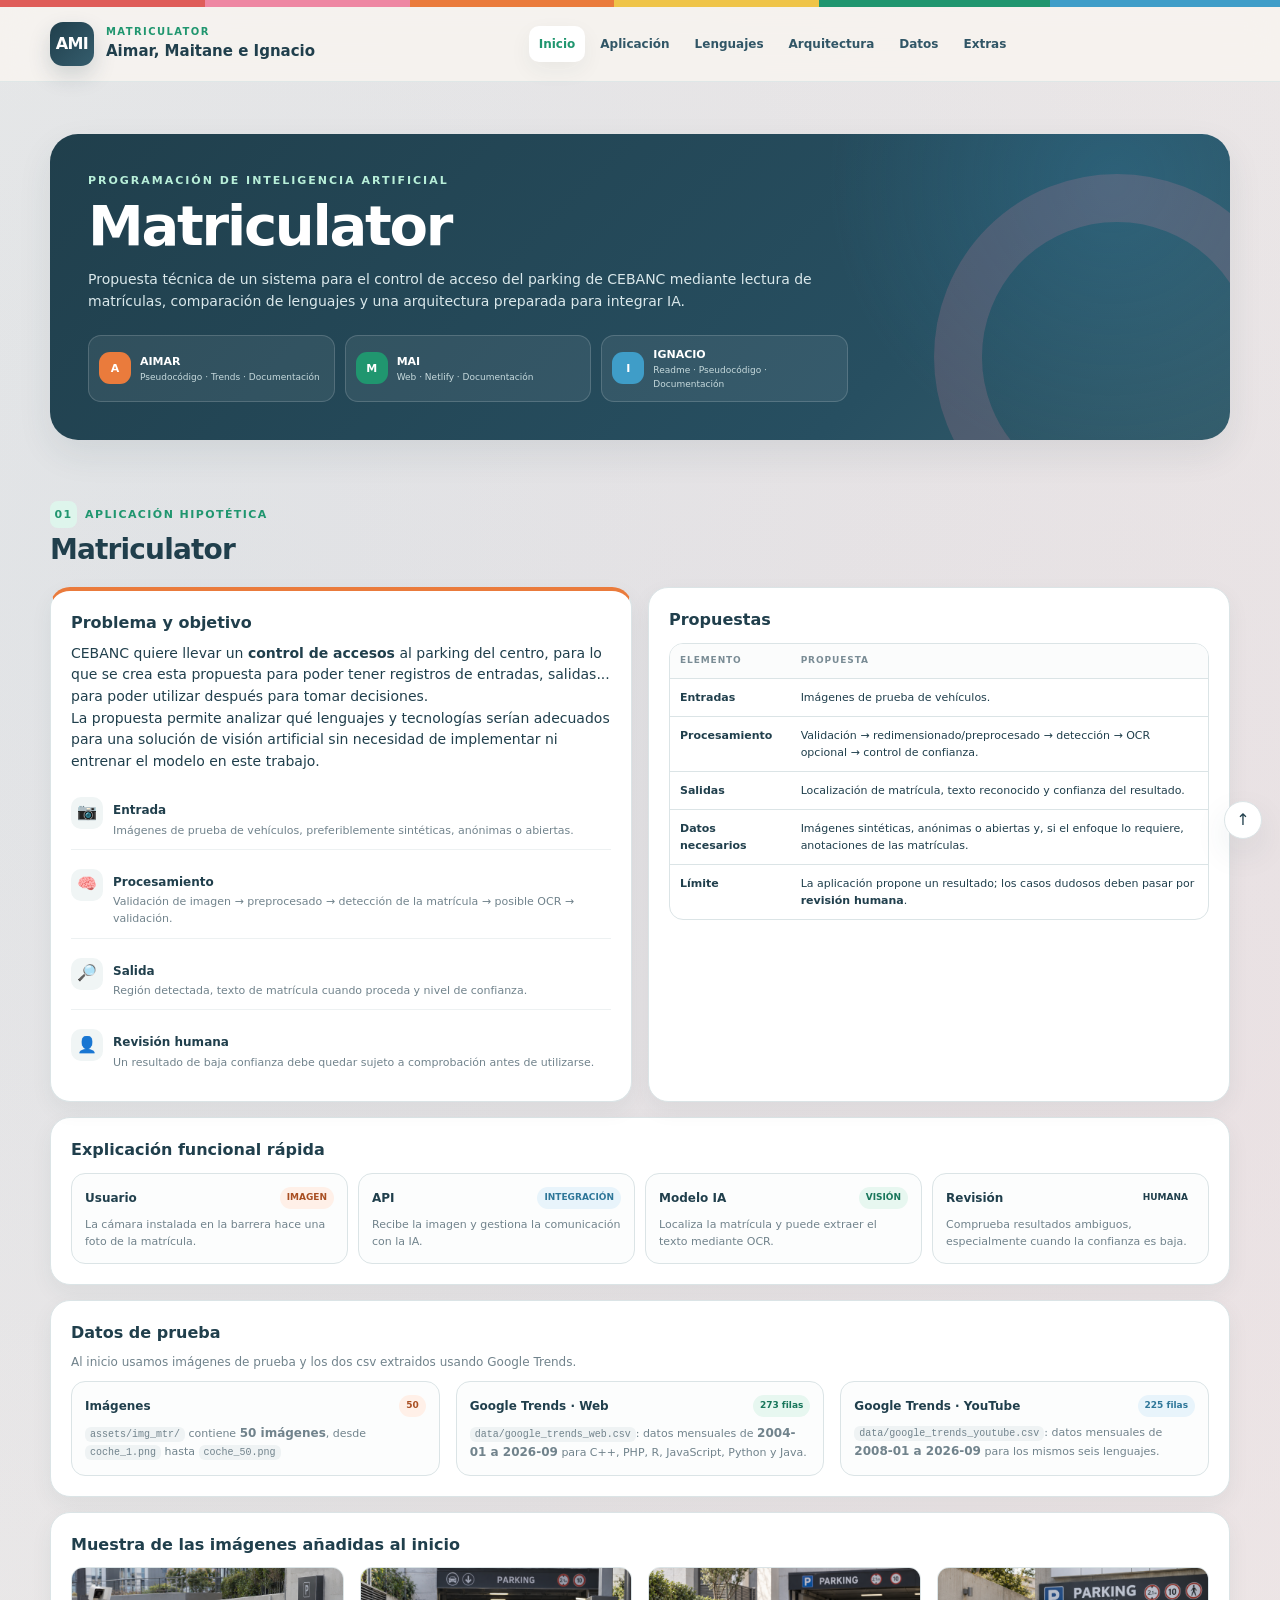
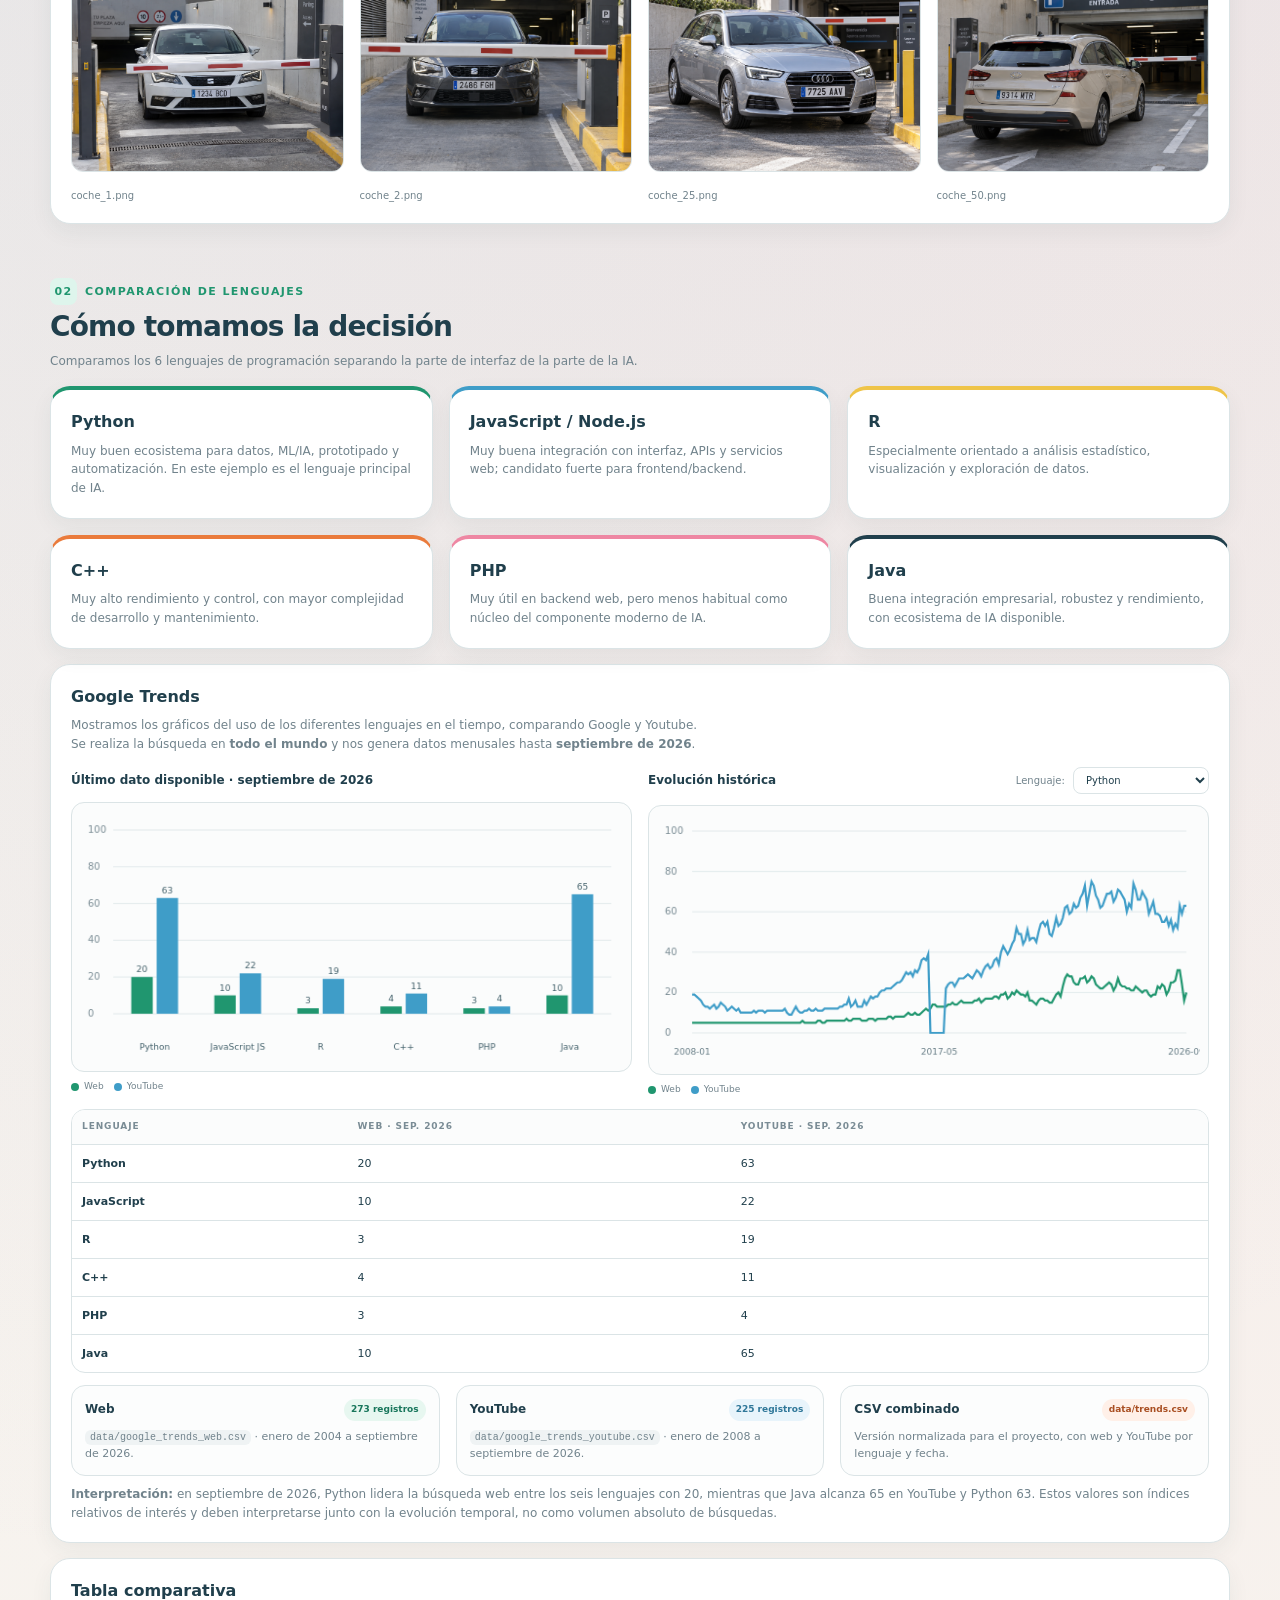
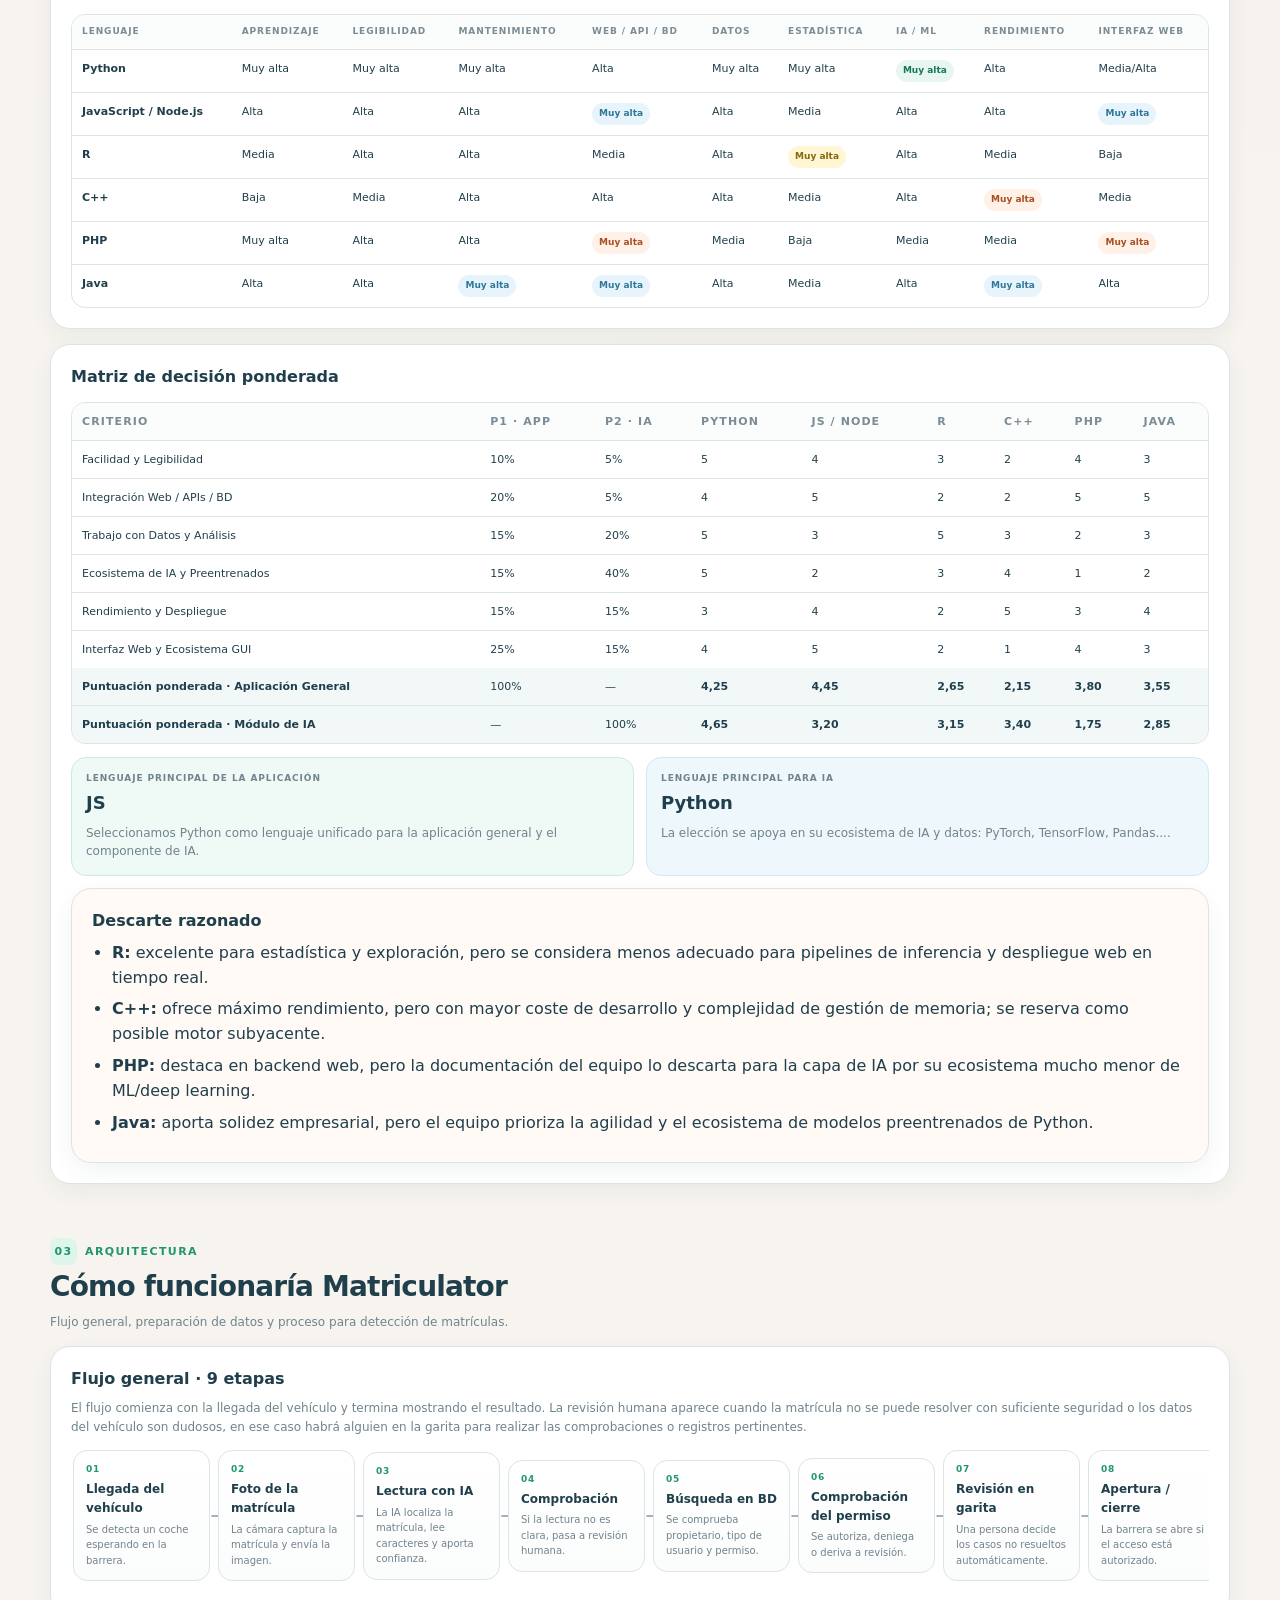
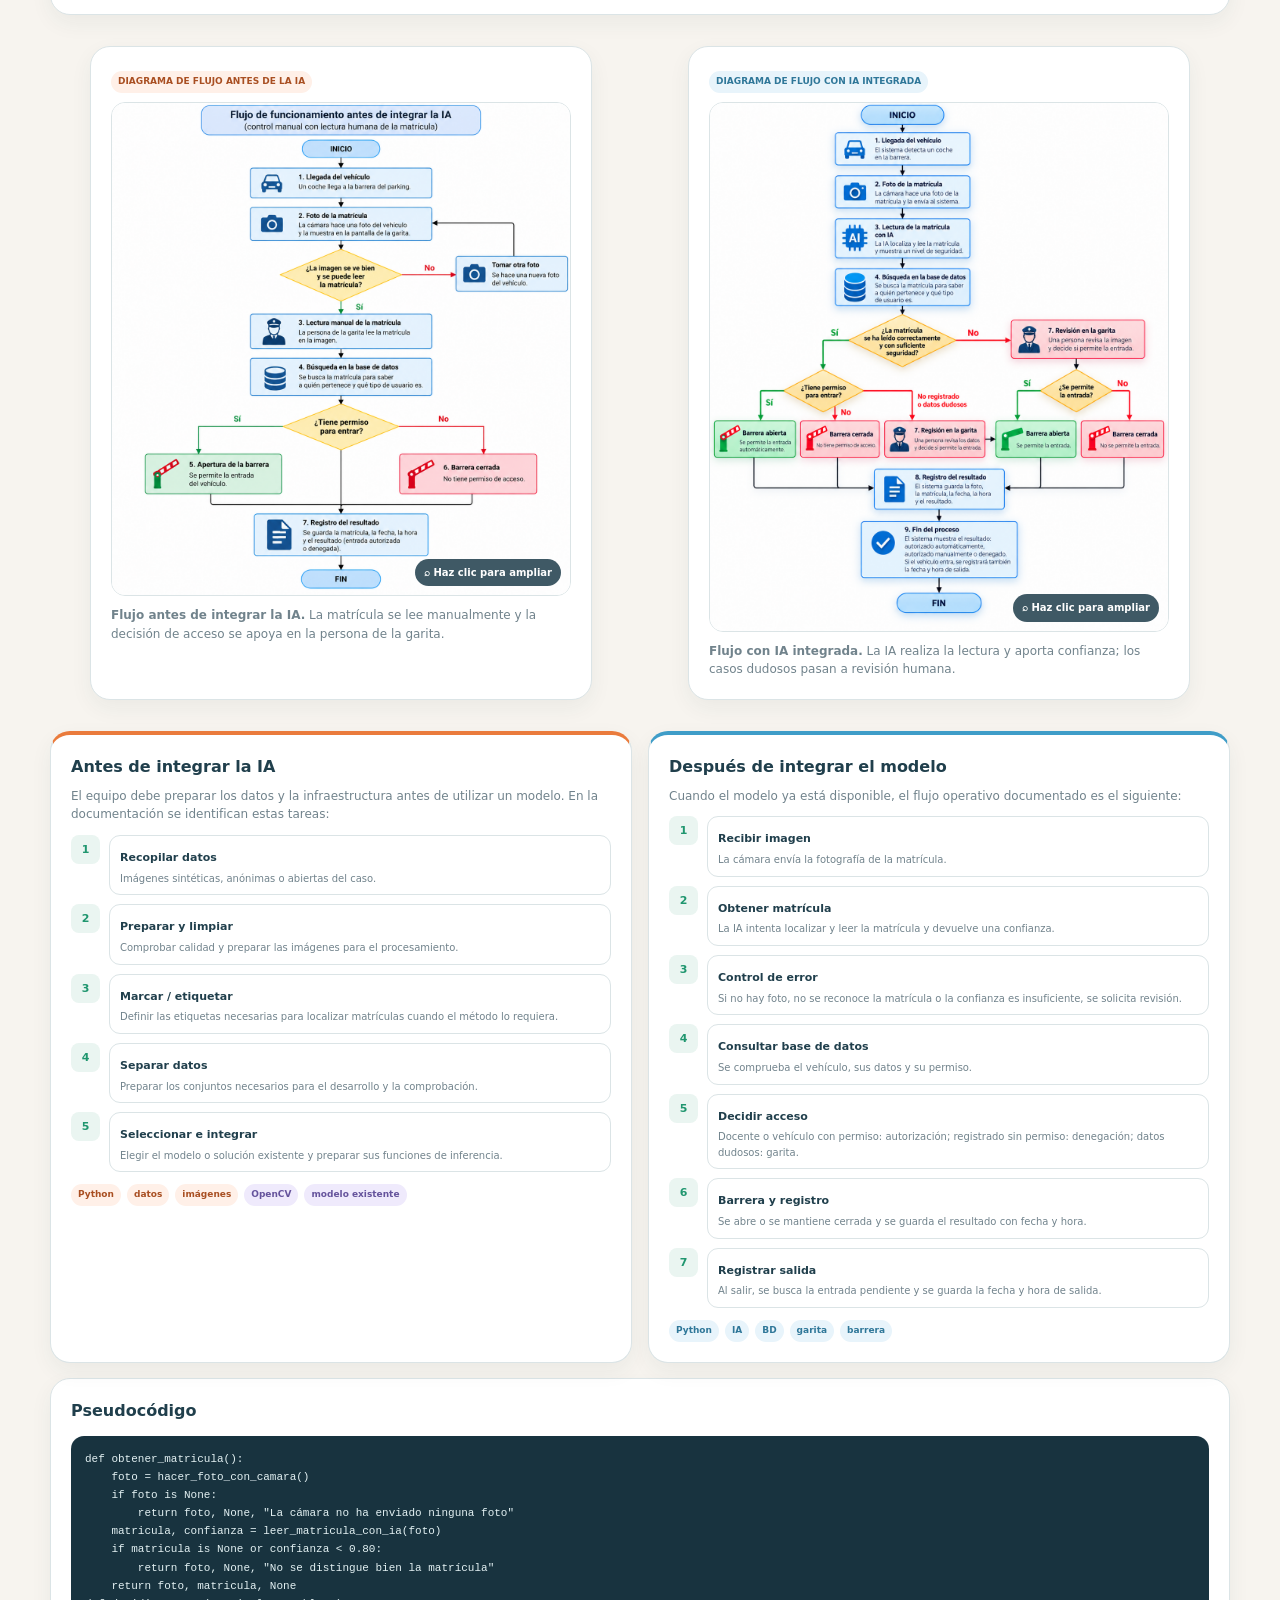
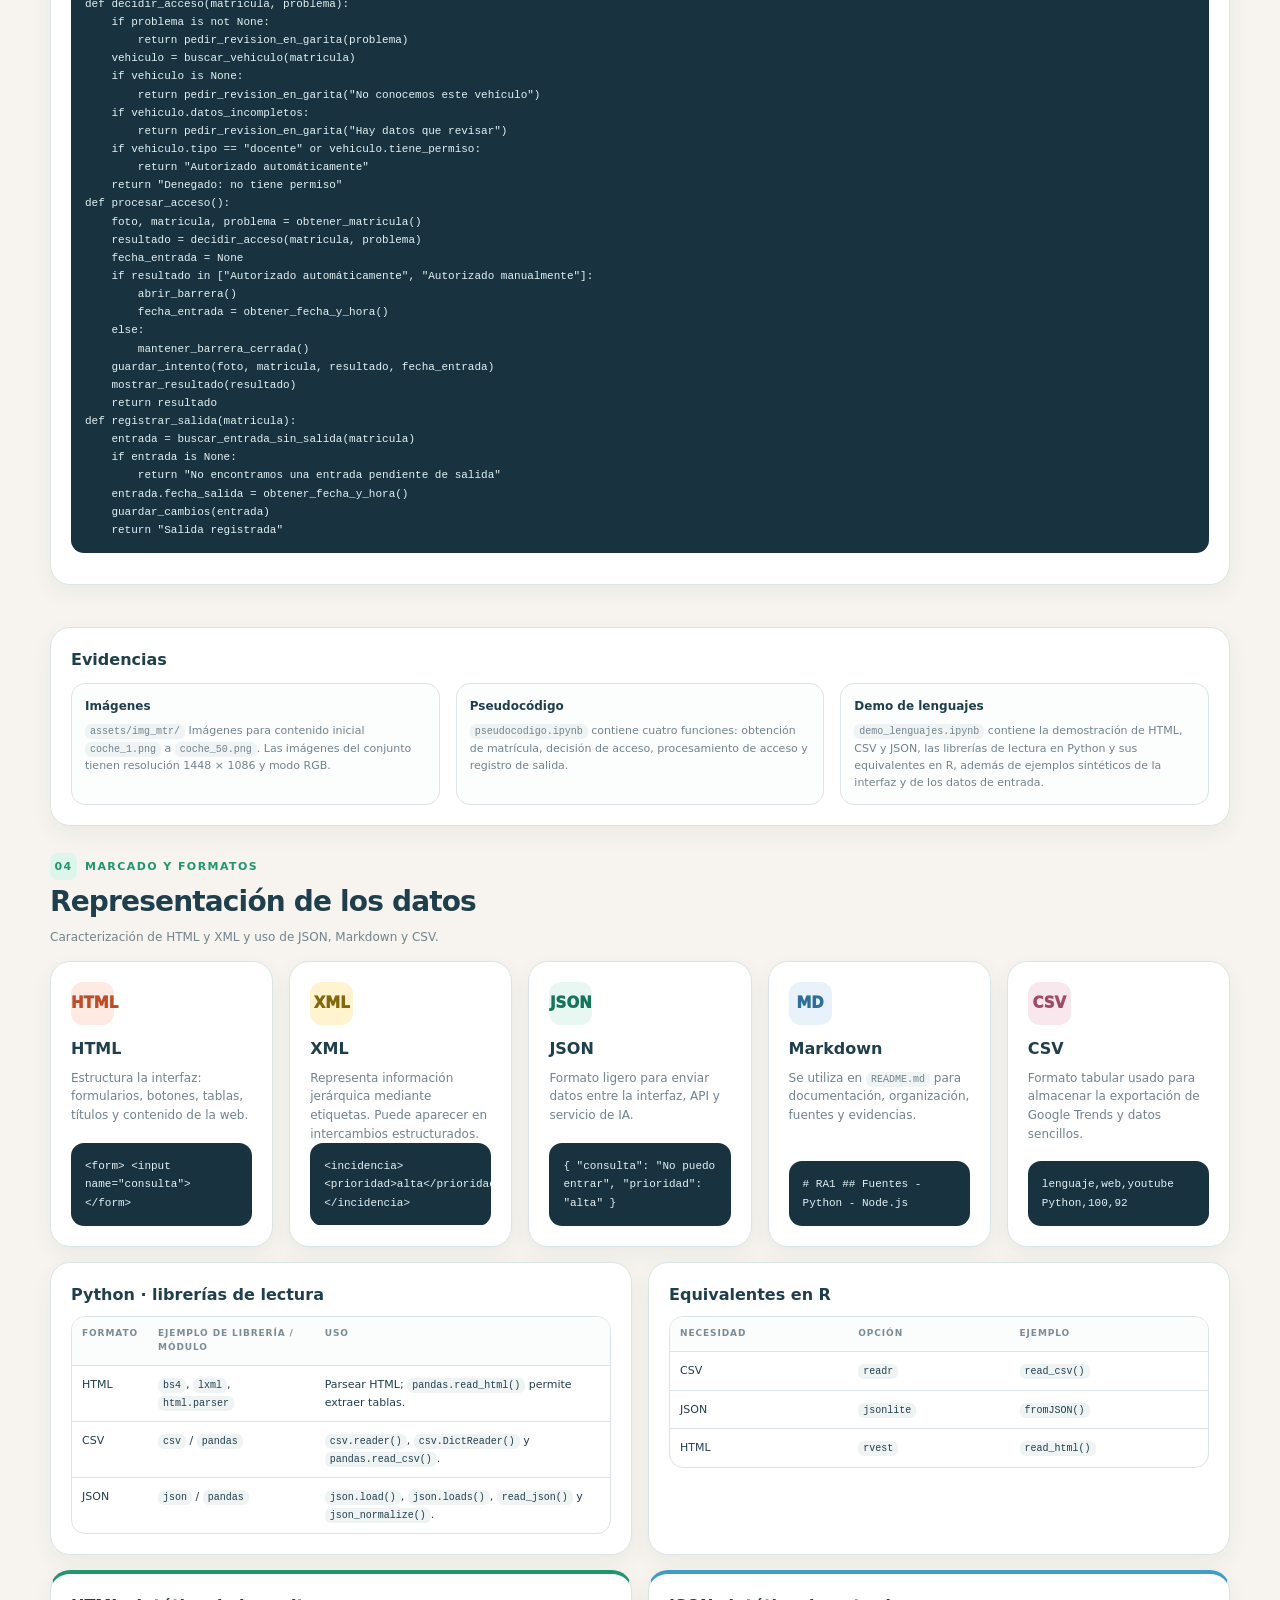
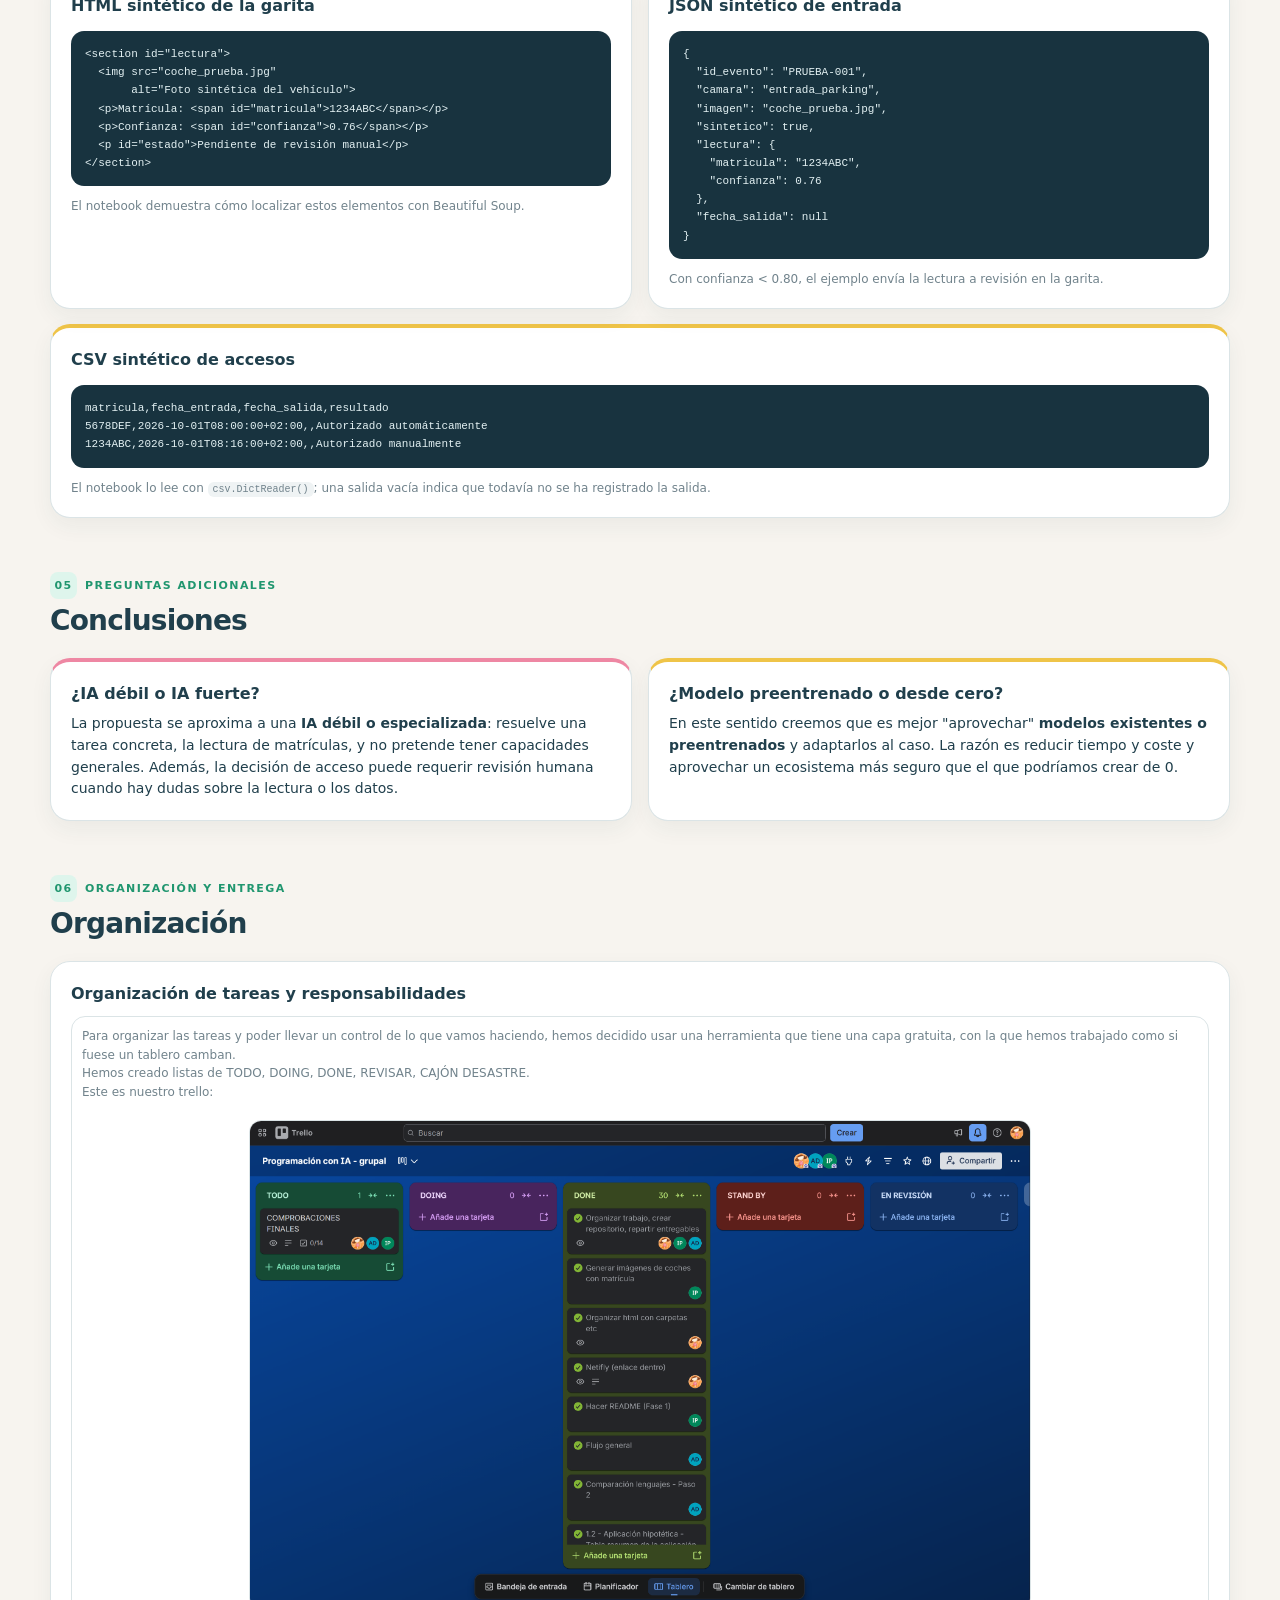
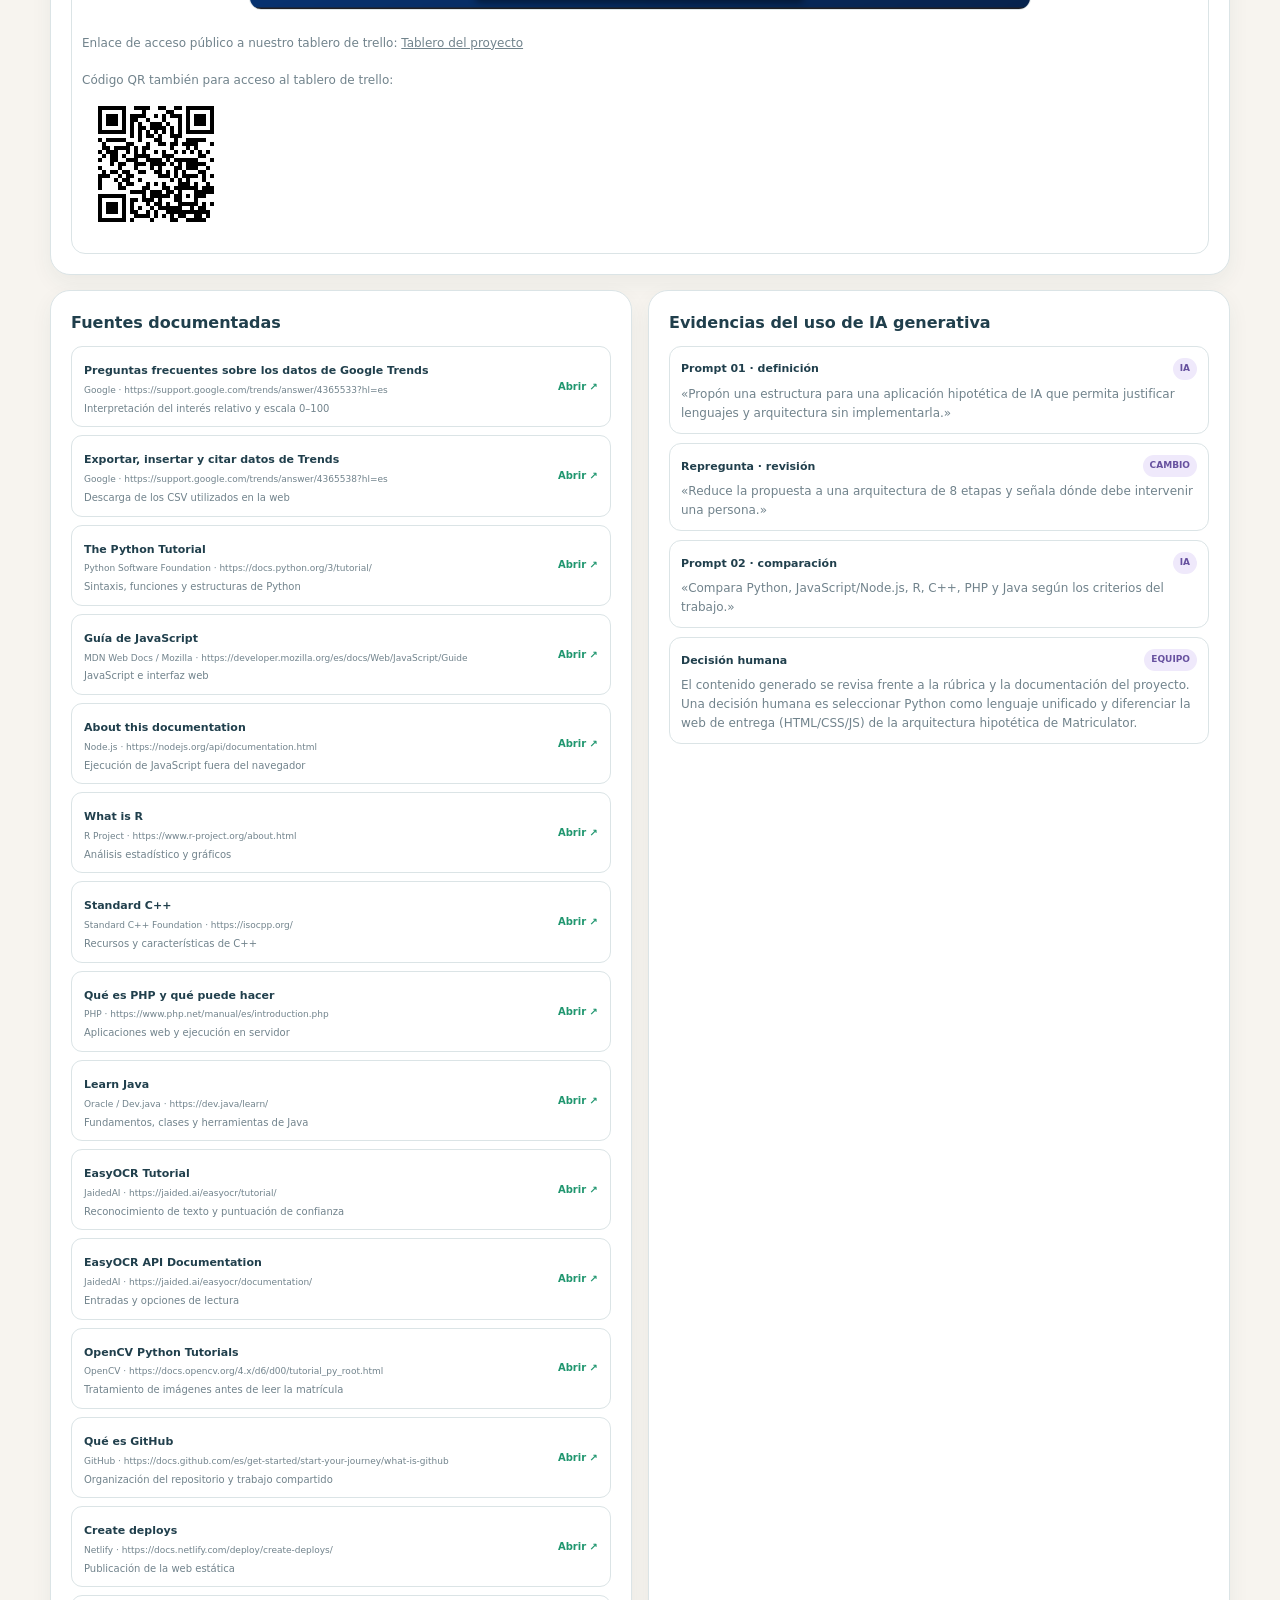
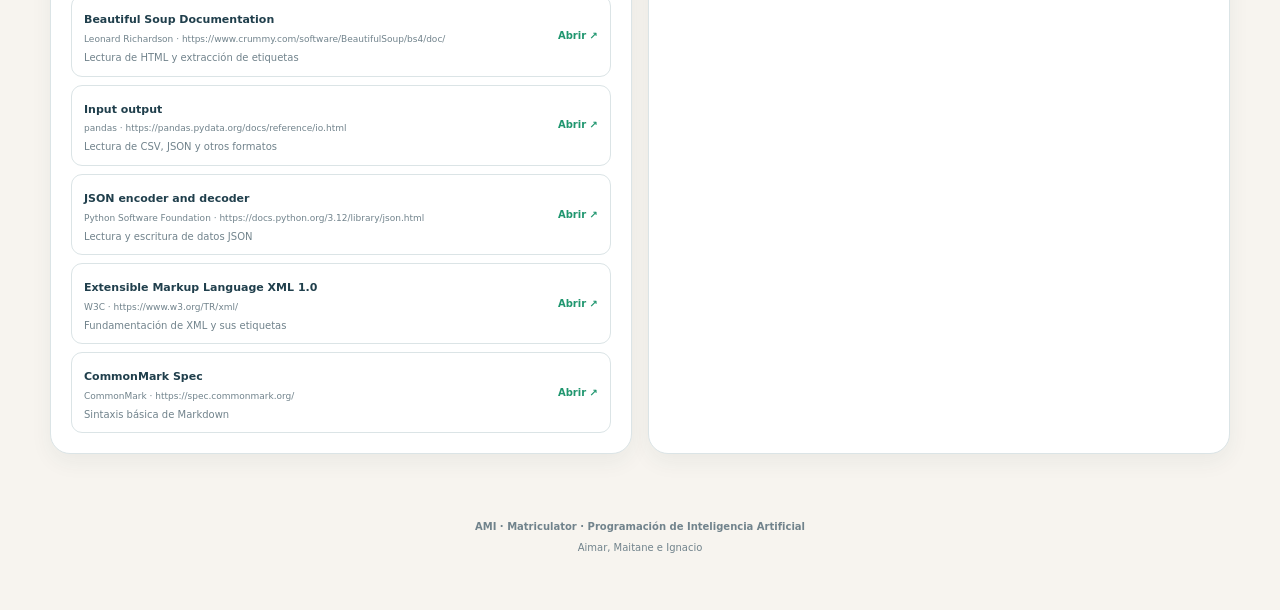
<file: index.html>
<!DOCTYPE html>

<html lang="es">
<head>
<meta charset="utf-8"/>
<meta content="width=device-width, initial-scale=1.0" name="viewport"/>
<title>Matriculator | Propuesta técnica de IA</title>
<meta content="Matriculator" name="description"/>

<link href="assets/html/style.css" rel="stylesheet"/><script defer="True" src="assets/html/trend-data.js"></script><script defer="True" src="assets/html/script.js"></script></head>
<body>
<div class="topline"></div>
<header>
<div class="container navbar">
<div class="brand">
<div class="brandmark">AMI</div>
<div class="brandtext">
<small>Matriculator</small>
<strong>Aimar, Maitane e Ignacio</strong>
</div>
</div>
<div class="navlinks" id="navlinks">
<button class="active" data-target="inicio">Inicio</button>
<button data-target="aplicacion">Aplicación</button>
<button data-target="lenguajes">Lenguajes</button>
<button data-target="arquitectura">Arquitectura</button>
<button data-target="datos">Datos</button>
<button data-target="extras">Extras</button>

</div>
<div class="actions">
<button class="btn mobile" id="mobileMenu" aria-label="Abrir menú" aria-expanded="false">☰</button>
</div>
</div>
</header>
<main>
<div class="container">
<section class="hero" id="inicio">
<div class="hero-grid hero-single">
<div class="hero-main">
<div class="kicker">Programación de Inteligencia Artificial</div>
<h1>Matriculator</h1>
<p>Propuesta técnica de un sistema para el control de acceso del parking de CEBANC mediante lectura de matrículas, comparación de lenguajes y una arquitectura preparada para integrar IA.</p>
<div class="team-strip">
<div class="team-mini"><span class="avatar a3">A</span><div><strong>AIMAR</strong><small>Pseudocódigo · Trends  · Documentación</small></div></div>
<div class="team-mini"><span class="avatar a1">M</span><div><strong>MAI</strong><small>Web · Netlify · Documentación </small></div></div>
<div class="team-mini"><span class="avatar a2">I</span><div><strong>IGNACIO</strong><small>Readme  · Pseudocódigo · Documentación</small></div></div>
</div>

</div>
</div>
</section>
<section class="section" id="aplicacion">
<div class="section-head">
<div>
<div class="section-number"><i>01</i> Aplicación hipotética</div>
<h2>Matriculator</h2>
</div>

</div>
<div class="grid grid-2" id="appMatri">
<div class="card accent-orange">
<h3>Problema y objetivo</h3>
<p class="lead">
    CEBANC quiere llevar un <strong>control de accesos</strong> al parking del centro, para lo que se crea esta propuesta para poder tener registros de entradas, salidas... para poder utilizar después para tomar decisiones.<br />
    La propuesta permite analizar qué lenguajes y tecnologías serían adecuados para una solución de visión artificial sin necesidad de implementar ni entrenar el modelo en este trabajo.
    
</p>
<div class="feature-list">
<div class="feature"><div class="icon">📷</div><div><strong>Entrada</strong><span>Imágenes de prueba de vehículos, preferiblemente sintéticas, anónimas o abiertas.</span></div></div>
<div class="feature"><div class="icon">🧠</div><div><strong>Procesamiento</strong><span>Validación de imagen → preprocesado → detección de la matrícula → posible OCR → validación.</span></div></div>
<div class="feature"><div class="icon">🔎</div><div><strong>Salida</strong><span>Región detectada, texto de matrícula cuando proceda y nivel de confianza.</span></div></div>
<div class="feature"><div class="icon">👤</div><div><strong>Revisión humana</strong><span>Un resultado de baja confianza debe quedar sujeto a comprobación antes de utilizarse.</span></div></div>
</div>
</div>
<div class="card">
<h3>Propuestas</h3>
<div class="scroll" style="margin-top:10px">
<table>
<thead><tr><th>Elemento</th><th>Propuesta</th></tr></thead>
<tbody>
<tr><td><strong>Entradas</strong></td><td>Imágenes de prueba de vehículos.</td></tr>
<tr><td><strong>Procesamiento</strong></td><td>Validación → redimensionado/preprocesado → detección → OCR opcional → control de confianza.</td></tr>
<tr><td><strong>Salidas</strong></td><td>Localización de matrícula, texto reconocido y confianza del resultado.</td></tr>
<tr><td><strong>Datos necesarios</strong></td><td>Imágenes sintéticas, anónimas o abiertas y, si el enfoque lo requiere, anotaciones de las matrículas.</td></tr>
<tr><td><strong>Límite</strong></td><td>La aplicación propone un resultado; los casos dudosos deben pasar por <strong>revisión humana</strong>.</td></tr>
</tbody>
</table>
</div>
</div>
</div>
<div class="card" style="margin-top:15px">
<h3>Explicación funcional rápida</h3>
<div class="definition-grid" style="margin-top:10px">
<div class="definition"><div class="head"><strong>Usuario</strong><span class="tag orange">IMAGEN</span></div><p>La cámara instalada en la barrera hace una foto de la matrícula.</p></div>
<div class="definition"><div class="head"><strong>API</strong><span class="tag blue">INTEGRACIÓN</span></div><p>Recibe la imagen y gestiona la comunicación con la IA.</p></div>
<div class="definition"><div class="head"><strong>Modelo IA</strong><span class="tag green">VISIÓN</span></div><p>Localiza la matrícula y puede extraer el texto mediante OCR.</p></div>
<div class="definition"><div class="head"><strong>Revisión</strong><span class="tag pink">HUMANA</span></div><p>Comprueba resultados ambiguos, especialmente cuando la confianza es baja.</p></div>
</div>
</div>
<div class="card" style="margin-top:15px">
<h3>Datos de prueba</h3>
<p>Al inicio usamos imágenes de prueba y los dos csv extraidos usando Google Trends.</p>
<div class="grid grid-3" style="margin-top:10px">
<div class="definition"><div class="head"><strong>Imágenes</strong><span class="tag orange">50</span></div><p><code>assets/img_mtr/</code> contiene <strong>50 imágenes</strong>, desde <code>coche_1.png</code> hasta <code>coche_50.png</code></p></div>
<div class="definition"><div class="head"><strong>Google Trends · Web</strong><span class="tag green">273 filas</span></div><p><code>data/google_trends_web.csv</code>: datos mensuales de <strong>2004-01 a 2026-09</strong> para C++, PHP, R, JavaScript, Python y Java.</p></div>
<div class="definition"><div class="head"><strong>Google Trends · YouTube</strong><span class="tag blue">225 filas</span></div><p><code>data/google_trends_youtube.csv</code>: datos mensuales de <strong>2008-01 a 2026-09</strong> para los mismos seis lenguajes.</p></div>
</div>
</div>
<div class="card" style="margin-top:15px">
<h3>Muestra de las imágenes añadidas al inicio</h3>
<div class="grid grid-4" style="margin-top:10px;grid-template-columns:repeat(4,minmax(0,1fr))">
<figure style="margin:0"><img alt="Imagen de prueba coche 1" loading="lazy" src="assets/img_mtr/coche_1.png" style="width:100%;aspect-ratio:4/3;object-fit:cover;border-radius:12px;border:1px solid var(--line)"/><figcaption class="small-note">coche_1.png</figcaption></figure>
<figure style="margin:0"><img alt="Imagen de prueba coche 2" loading="lazy" src="assets/img_mtr/coche_2.png" style="width:100%;aspect-ratio:4/3;object-fit:cover;border-radius:12px;border:1px solid var(--line)"/><figcaption class="small-note">coche_2.png</figcaption></figure>
<figure style="margin:0"><img alt="Imagen de prueba coche 25" loading="lazy" src="assets/img_mtr/coche_25.png" style="width:100%;aspect-ratio:4/3;object-fit:cover;border-radius:12px;border:1px solid var(--line)"/><figcaption class="small-note">coche_25.png</figcaption></figure>
<figure style="margin:0"><img alt="Imagen de prueba coche 50" loading="lazy" src="assets/img_mtr/coche_50.png" style="width:100%;aspect-ratio:4/3;object-fit:cover;border-radius:12px;border:1px solid var(--line)"/><figcaption class="small-note">coche_50.png</figcaption></figure>
</div>
</div>
</section>
<section class="section" id="lenguajes">
<div class="section-head">
<div>
<div class="section-number"><i>02</i> Comparación de lenguajes</div>
<h2>Cómo tomamos la decisión</h2>
<p>Comparamos los 6 lenguajes de programación separando la parte de interfaz de la parte de la IA.</p>
</div>
</div>
<div class="grid grid-3">
<div class="card accent-green"><h3>Python</h3><p>Muy buen ecosistema para datos, ML/IA, prototipado y automatización. En este ejemplo es el lenguaje principal de IA.</p></div>
<div class="card accent-blue"><h3>JavaScript / Node.js</h3><p>Muy buena integración con interfaz, APIs y servicios web; candidato fuerte para frontend/backend.</p></div>
<div class="card accent-yellow"><h3>R</h3><p>Especialmente orientado a análisis estadístico, visualización y exploración de datos.</p></div>
<div class="card accent-orange"><h3>C++</h3><p>Muy alto rendimiento y control, con mayor complejidad de desarrollo y mantenimiento.</p></div>
<div class="card accent-pink"><h3>PHP</h3><p>Muy útil en backend web, pero menos habitual como núcleo del componente moderno de IA.</p></div>
<div class="card" style="border-top:4px solid var(--ink)"><h3>Java</h3><p>Buena integración empresarial, robustez y rendimiento, con ecosistema de IA disponible.</p></div>
</div>
<div class="card" style="margin-top:15px">
<h3>Google Trends</h3>
<p>Mostramos los gráficos del uso de los diferentes lenguajes en el tiempo, comparando Google y Youtube. <br /> Se realiza la búsqueda en <strong>todo el mundo</strong> y nos genera datos menusales hasta <strong>septiembre de 2026</strong>. </p>

<div class="grid grid-2" style="margin-top:13px">
<div class="chart-card">
<strong style="font-size:12px">Último dato disponible · septiembre de 2026</strong>
<div class="chart-box"><canvas aria-label="Comparación del último dato de Google Trends entre búsqueda web y YouTube" id="trendChart"></canvas></div>
<div class="legend">
<span><i class="dot" style="background:var(--green)"></i>Web</span>
<span><i class="dot" style="background:var(--blue)"></i>YouTube</span>
</div>
</div>
<div class="chart-card">
<div style="display:flex;justify-content:space-between;gap:10px;align-items:center;flex-wrap:wrap">
<strong style="font-size:12px">Evolución histórica</strong>
<label for="trendLanguage" style="font-size:10px;color:var(--muted)">Lenguaje:
    <select id="trendLanguage" style="margin-left:5px;padding:6px 8px;border:1px solid var(--line);border-radius:8px;background:#fff;color:var(--ink);font-size:10px"></select>
</label>
</div>
<div class="chart-box"><canvas aria-label="Evolución histórica de Google Trends del lenguaje seleccionado" id="trendHistoryChart"></canvas></div>
<div class="legend">
<span><i class="dot" style="background:var(--green)"></i>Web</span>
<span><i class="dot" style="background:var(--blue)"></i>YouTube</span>
</div>
</div>
</div>
<div class="scroll" style="margin-top:12px">
<table>
<thead><tr><th>Lenguaje</th><th>Web · sep. 2026</th><th>YouTube · sep. 2026</th></tr></thead>
<tbody>
<tr><td><strong>Python</strong></td><td>20</td><td>63</td></tr>
<tr><td><strong>JavaScript</strong></td><td>10</td><td>22</td></tr>
<tr><td><strong>R</strong></td><td>3</td><td>19</td></tr>
<tr><td><strong>C++</strong></td><td>4</td><td>11</td></tr>
<tr><td><strong>PHP</strong></td><td>3</td><td>4</td></tr>
<tr><td><strong>Java</strong></td><td>10</td><td>65</td></tr>
</tbody>
</table>
</div>
<div class="grid grid-3" style="margin-top:12px">
<div class="definition"><div class="head"><strong>Web</strong><span class="tag green">273 registros</span></div><p><code>data/google_trends_web.csv</code> · enero de 2004 a septiembre de 2026.</p></div>
<div class="definition"><div class="head"><strong>YouTube</strong><span class="tag blue">225 registros</span></div><p><code>data/google_trends_youtube.csv</code> · enero de 2008 a septiembre de 2026.</p></div>
<div class="definition"><div class="head"><strong>CSV combinado</strong><span class="tag orange">data/trends.csv</span></div><p>Versión normalizada para el proyecto, con web y YouTube por lenguaje y fecha.</p></div>
</div>
<p class="small-note" style="margin-top:9px"><strong>Interpretación:</strong> en septiembre de 2026, Python lidera la búsqueda web entre los seis lenguajes con 20, mientras que Java alcanza 65 en YouTube y Python 63. Estos valores son índices relativos de interés y deben interpretarse junto con la evolución temporal, no como volumen absoluto de búsquedas.</p>

</div>
<div class="card" style="margin-top:15px">
<h3>Tabla comparativa</h3>
<div class="scroll" style="margin-top:10px">
<table>
<thead>
<tr><th>Lenguaje</th><th>Aprendizaje</th><th>Legibilidad</th><th>Mantenimiento</th><th>Web / API / BD</th><th>Datos</th><th>Estadística</th><th>IA / ML</th><th>Rendimiento</th><th>Interfaz web</th></tr>
</thead>
<tbody>
<tr><td><strong>Python</strong></td><td>Muy alta</td><td>Muy alta</td><td>Muy alta</td><td>Alta</td><td>Muy alta</td><td>Muy alta</td><td><span class="tag green">Muy alta</span></td><td>Alta</td><td>Media/Alta</td></tr>
<tr><td><strong>JavaScript / Node.js</strong></td><td>Alta</td><td>Alta</td><td>Alta</td><td><span class="tag blue">Muy alta</span></td><td>Alta</td><td>Media</td><td>Alta</td><td>Alta</td><td><span class="tag blue">Muy alta</span></td></tr>
<tr><td><strong>R</strong></td><td>Media</td><td>Alta</td><td>Alta</td><td>Media</td><td>Alta</td><td><span class="tag yellow">Muy alta</span></td><td>Alta</td><td>Media</td><td>Baja</td></tr>
<tr><td><strong>C++</strong></td><td>Baja</td><td>Media</td><td>Alta</td><td>Alta</td><td>Alta</td><td>Media</td><td>Alta</td><td><span class="tag orange">Muy alta</span></td><td>Media</td></tr>
<tr><td><strong>PHP</strong></td><td>Muy alta</td><td>Alta</td><td>Alta</td><td><span class="tag orange">Muy alta</span></td><td>Media</td><td>Baja</td><td>Media</td><td>Media</td><td><span class="tag orange">Muy alta</span></td></tr>
<tr><td><strong>Java</strong></td><td>Alta</td><td>Alta</td><td><span class="tag blue">Muy alta</span></td><td><span class="tag blue">Muy alta</span></td><td>Alta</td><td>Media</td><td>Alta</td><td><span class="tag blue">Muy alta</span></td><td>Alta</td></tr>
</tbody>
</table>
</div>
</div>
<div class="card" style="margin-top:15px">
<h3>Matriz de decisión ponderada</h3>

<div class="scroll" style="margin-top:12px">
<table class="matrix-static">
<thead><tr><th>Criterio</th><th>P1 · App</th><th>P2 · IA</th><th>Python</th><th>JS / Node</th><th>R</th><th>C++</th><th>PHP</th><th>Java</th></tr></thead>
<tbody>
<tr><td>Facilidad y Legibilidad</td><td>10%</td><td>5%</td><td>5</td><td>4</td><td>3</td><td>2</td><td>4</td><td>3</td></tr>
<tr><td>Integración Web / APIs / BD</td><td>20%</td><td>5%</td><td>4</td><td>5</td><td>2</td><td>2</td><td>5</td><td>5</td></tr>
<tr><td>Trabajo con Datos y Análisis</td><td>15%</td><td>20%</td><td>5</td><td>3</td><td>5</td><td>3</td><td>2</td><td>3</td></tr>
<tr><td>Ecosistema de IA y Preentrenados</td><td>15%</td><td>40%</td><td>5</td><td>2</td><td>3</td><td>4</td><td>1</td><td>2</td></tr>
<tr><td>Rendimiento y Despliegue</td><td>15%</td><td>15%</td><td>3</td><td>4</td><td>2</td><td>5</td><td>3</td><td>4</td></tr>
<tr><td>Interfaz Web y Ecosistema GUI</td><td>25%</td><td>15%</td><td>4</td><td>5</td><td>2</td><td>1</td><td>4</td><td>3</td></tr>
</tbody>
<tfoot>
<tr><td><strong>Puntuación ponderada · Aplicación General</strong></td><td>100%</td><td>—</td><td><strong>4,25</strong></td><td><strong>4,45</strong></td><td><strong>2,65</strong></td><td><strong>2,15</strong></td><td><strong>3,80</strong></td><td><strong>3,55</strong></td></tr>
<tr><td><strong>Puntuación ponderada · Módulo de IA</strong></td><td>—</td><td>100%</td><td><strong>4,65</strong></td><td><strong>3,20</strong></td><td><strong>3,15</strong></td><td><strong>3,40</strong></td><td><strong>1,75</strong></td><td><strong>2,85</strong></td></tr>
</tfoot>
</table>
</div>
<div class="decisions" style="margin-top:13px">
<div class="decision green"><span>Lenguaje principal de la aplicación</span><strong>JS</strong><p>Seleccionamos Python como lenguaje unificado para la aplicación general y el componente de IA.</p></div>
<div class="decision blue"><span>Lenguaje principal para IA</span><strong>Python</strong><p>La elección se apoya en su ecosistema de IA y datos: PyTorch, TensorFlow, Pandas....</p></div>
</div>
<div class="card" style="margin-top:12px;background:#fffaf6">
<h3>Descarte razonado</h3>
<ul class="clean-list">
<li><strong>R:</strong> excelente para estadística y exploración, pero se considera menos adecuado para pipelines de inferencia y despliegue web en tiempo real.</li>
<li><strong>C++:</strong> ofrece máximo rendimiento, pero con mayor coste de desarrollo y complejidad de gestión de memoria; se reserva como posible motor subyacente.</li>
<li><strong>PHP:</strong> destaca en backend web, pero la documentación del equipo lo descarta para la capa de IA por su ecosistema mucho menor de ML/deep learning.</li>
<li><strong>Java:</strong> aporta solidez empresarial, pero el equipo prioriza la agilidad y el ecosistema de modelos preentrenados de Python.</li>
</ul>
</div>
</div>
</section>
<section class="section" id="arquitectura">
<div class="section-head">
<div>
<div class="section-number"><i>03</i> Arquitectura</div>
<h2>Cómo funcionaría Matriculator</h2>
<p>Flujo general, preparación de datos y proceso para detección de matrículas.</p>
</div>
</div>
<div class="card">
<h3>Flujo general · 9 etapas</h3>
<p>El flujo comienza con la llegada del vehículo y termina mostrando el resultado. La revisión humana aparece cuando la matrícula no se puede resolver con suficiente seguridad o los datos del vehículo son dudosos, en ese caso habrá alguien en la garita para realizar las comprobaciones o registros pertinentes.</p>
<div class="flow" style="margin-top:11px">
<div class="flow-step"><small>01</small><strong>Llegada del vehículo</strong><span>Se detecta un coche esperando en la barrera.</span></div>
<div class="flow-step"><small>02</small><strong>Foto de la matrícula</strong><span>La cámara captura la matrícula y envía la imagen.</span></div>
<div class="flow-step"><small>03</small><strong>Lectura con IA</strong><span>La IA localiza la matrícula, lee caracteres y aporta confianza.</span></div>
<div class="flow-step"><small>04</small><strong>Comprobación</strong><span>Si la lectura no es clara, pasa a revisión humana.</span></div>
<div class="flow-step"><small>05</small><strong>Búsqueda en BD</strong><span>Se comprueba propietario, tipo de usuario y permiso.</span></div>
<div class="flow-step"><small>06</small><strong>Comprobación del permiso</strong><span>Se autoriza, deniega o deriva a revisión.</span></div>
<div class="flow-step"><small>07</small><strong>Revisión en garita</strong><span>Una persona decide los casos no resueltos automáticamente.</span></div>
<div class="flow-step"><small>08</small><strong>Apertura / cierre</strong><span>La barrera se abre si el acceso está autorizado.</span></div>
<div class="flow-step"><small>09</small><strong>Fin y registro</strong><span>Se guarda foto, fecha, hora y resultado; después puede registrarse la salida.</span></div>
</div>
</div><div class="grid grid-2 diagram-grid" style="margin-top:15px">
<figure class="card diagram-card"><div class="diagram-label"><span class="tag orange">DIAGRAMA DE FLUJO ANTES DE LA IA</span></div><button class="diagram-zoom" type="button" data-diagram="assets/diagrams/flujo_pre_ia.png" data-title="Flujo antes de integrar la IA" aria-label="Ampliar diagrama antes de integrar la IA"><img alt="Diagrama del flujo de funcionamiento antes de integrar la IA" loading="lazy" src="assets/diagrams/flujo_pre_ia.png"/><span class="zoom-hint">⌕ Haz clic para ampliar</span></button><figcaption><strong>Flujo antes de integrar la IA.</strong> La matrícula se lee manualmente y la decisión de acceso se apoya en la persona de la garita.</figcaption></figure>
<figure class="card diagram-card"><div class="diagram-label"><span class="tag blue">DIAGRAMA DE FLUJO CON IA INTEGRADA</span></div><button class="diagram-zoom" type="button" data-diagram="assets/diagrams/flujo_con_ia.png" data-title="Flujo con IA integrada" aria-label="Ampliar diagrama con IA integrada"><img alt="Diagrama del flujo de funcionamiento con IA integrada" loading="lazy" src="assets/diagrams/flujo_con_ia.png"/><span class="zoom-hint">⌕ Haz clic para ampliar</span></button><figcaption><strong>Flujo con IA integrada.</strong> La IA realiza la lectura y aporta confianza; los casos dudosos pasan a revisión humana.</figcaption></figure>
</div>
<div class="grid grid-2" style="margin-top:15px">
<div class="card accent-orange"><h3>Antes de integrar la IA</h3><p>El equipo debe preparar los datos y la infraestructura antes de utilizar un modelo. En la documentación se identifican estas tareas:</p><div class="timeline" style="margin-top:11px">
<div class="timeline-row"><div class="timeline-num">1</div><div class="timeline-box"><strong>Recopilar datos</strong><span>Imágenes sintéticas, anónimas o abiertas del caso.</span></div></div>
<div class="timeline-row"><div class="timeline-num">2</div><div class="timeline-box"><strong>Preparar y limpiar</strong><span>Comprobar calidad y preparar las imágenes para el procesamiento.</span></div></div>
<div class="timeline-row"><div class="timeline-num">3</div><div class="timeline-box"><strong>Marcar / etiquetar</strong><span>Definir las etiquetas necesarias para localizar matrículas cuando el método lo requiera.</span></div></div>
<div class="timeline-row"><div class="timeline-num">4</div><div class="timeline-box"><strong>Separar datos</strong><span>Preparar los conjuntos necesarios para el desarrollo y la comprobación.</span></div></div>
<div class="timeline-row"><div class="timeline-num">5</div><div class="timeline-box"><strong>Seleccionar e integrar</strong><span>Elegir el modelo o solución existente y preparar sus funciones de inferencia.</span></div></div>
</div><div class="tag-row" style="margin-top:12px"><span class="tag orange">Python</span><span class="tag orange">datos</span><span class="tag orange">imágenes</span><span class="tag purple">OpenCV</span><span class="tag purple">modelo existente</span></div></div>
<div class="card accent-blue"><h3>Después de integrar el modelo</h3><p>Cuando el modelo ya está disponible, el flujo operativo documentado es el siguiente:</p><div class="timeline" style="margin-top:11px">
<div class="timeline-row"><div class="timeline-num">1</div><div class="timeline-box"><strong>Recibir imagen</strong><span>La cámara envía la fotografía de la matrícula.</span></div></div>
<div class="timeline-row"><div class="timeline-num">2</div><div class="timeline-box"><strong>Obtener matrícula</strong><span>La IA intenta localizar y leer la matrícula y devuelve una confianza.</span></div></div>
<div class="timeline-row"><div class="timeline-num">3</div><div class="timeline-box"><strong>Control de error</strong><span>Si no hay foto, no se reconoce la matrícula o la confianza es insuficiente, se solicita revisión.</span></div></div>
<div class="timeline-row"><div class="timeline-num">4</div><div class="timeline-box"><strong>Consultar base de datos</strong><span>Se comprueba el vehículo, sus datos y su permiso.</span></div></div>
<div class="timeline-row"><div class="timeline-num">5</div><div class="timeline-box"><strong>Decidir acceso</strong><span>Docente o vehículo con permiso: autorización; registrado sin permiso: denegación; datos dudosos: garita.</span></div></div>
<div class="timeline-row"><div class="timeline-num">6</div><div class="timeline-box"><strong>Barrera y registro</strong><span>Se abre o se mantiene cerrada y se guarda el resultado con fecha y hora.</span></div></div>
<div class="timeline-row"><div class="timeline-num">7</div><div class="timeline-box"><strong>Registrar salida</strong><span>Al salir, se busca la entrada pendiente y se guarda la fecha y hora de salida.</span></div></div>
</div><div class="tag-row" style="margin-top:12px"><span class="tag blue">Python</span><span class="tag blue">IA</span><span class="tag blue">BD</span><span class="tag blue">garita</span><span class="tag blue">barrera</span></div></div>
</div>
<div class="card" style="margin-top:15px">
<h3>Pseudocódigo</h3>

<pre class="code">def obtener_matricula():
    foto = hacer_foto_con_camara()
    if foto is None:
        return foto, None, "La cámara no ha enviado ninguna foto"
    matricula, confianza = leer_matricula_con_ia(foto)
    if matricula is None or confianza &lt; 0.80:
        return foto, None, "No se distingue bien la matrícula"
    return foto, matricula, None
def decidir_acceso(matricula, problema):
    if problema is not None:
        return pedir_revision_en_garita(problema)
    vehiculo = buscar_vehiculo(matricula)
    if vehiculo is None:
        return pedir_revision_en_garita("No conocemos este vehículo")
    if vehiculo.datos_incompletos:
        return pedir_revision_en_garita("Hay datos que revisar")
    if vehiculo.tipo == "docente" or vehiculo.tiene_permiso:
        return "Autorizado automáticamente"
    return "Denegado: no tiene permiso"
def procesar_acceso():
    foto, matricula, problema = obtener_matricula()
    resultado = decidir_acceso(matricula, problema)
    fecha_entrada = None
    if resultado in ["Autorizado automáticamente", "Autorizado manualmente"]:
        abrir_barrera()
        fecha_entrada = obtener_fecha_y_hora()
    else:
        mantener_barrera_cerrada()
    guardar_intento(foto, matricula, resultado, fecha_entrada)
    mostrar_resultado(resultado)
    return resultado
def registrar_salida(matricula):
    entrada = buscar_entrada_sin_salida(matricula)
    if entrada is None:
        return "No encontramos una entrada pendiente de salida"
    entrada.fecha_salida = obtener_fecha_y_hora()
    guardar_cambios(entrada)
    return "Salida registrada"</pre>

</div>
</section>
<div class="card" style="margin-top:15px">
<h3>Evidencias</h3>
<div class="grid grid-3" style="margin-top:10px">
<div class="definition"><div class="head"><strong>Imágenes</strong></div><p><code>assets/img_mtr/</code> Imágenes para contenido inicial <code>coche_1.png</code> a <code>coche_50.png</code>. Las imágenes del conjunto tienen resolución 1448 × 1086 y modo RGB.</p></div>
<div class="definition"><div class="head"><strong>Pseudocódigo</strong></div><p><code>pseudocodigo.ipynb</code> contiene cuatro funciones: obtención de matrícula, decisión de acceso, procesamiento de acceso y registro de salida.</p></div>
<div class="definition"><div class="head"><strong>Demo de lenguajes</strong></div><p><code>demo_lenguajes.ipynb</code> contiene la demostración de HTML, CSV y JSON, las librerías de lectura en Python y sus equivalentes en R, además de ejemplos sintéticos de la interfaz y de los datos de entrada.</p></div>
</div>
</div>
<section class="section" id="datos">
<div class="section-head">
<div>
<div class="section-number"><i>04</i> Marcado y formatos</div>
<h2>Representación de los datos</h2>
<p>Caracterización de HTML y XML y uso de JSON, Markdown y CSV.</p>
</div>
</div>
<div class="grid grid-5" style="grid-template-columns:repeat(5,minmax(0,1fr))">
<div class="card format"><div class="format-icon fhtml">HTML</div><h3>HTML</h3><p>Estructura la interfaz: formularios, botones, tablas, títulos y contenido de la web.</p><div class="code" style="margin-top:auto">&lt;form&gt;
  &lt;input name="consulta"&gt;
&lt;/form&gt;</div></div>
<div class="card format"><div class="format-icon fxml">XML</div><h3>XML</h3><p>Representa información jerárquica mediante etiquetas. Puede aparecer en intercambios estructurados.</p><div class="code" style="margin-top:auto">&lt;incidencia&gt;
  &lt;prioridad&gt;alta&lt;/prioridad&gt;
&lt;/incidencia&gt;</div></div>
<div class="card format"><div class="format-icon fjson">JSON</div><h3>JSON</h3><p>Formato ligero para enviar datos entre la interfaz, API y servicio de IA.</p><div class="code" style="margin-top:auto">{
  "consulta": "No puedo entrar",
  "prioridad": "alta"
}</div></div>
<div class="card format"><div class="format-icon fmd">MD</div><h3>Markdown</h3><p>Se utiliza en <code>README.md</code> para documentación, organización, fuentes y evidencias.</p><div class="code" style="margin-top:auto"># RA1
## Fuentes
- Python
- Node.js</div></div>
<div class="card format"><div class="format-icon fcsv">CSV</div><h3>CSV</h3><p>Formato tabular usado para almacenar la exportación de Google Trends y datos sencillos.</p><div class="code" style="margin-top:auto">lenguaje,web,youtube
Python,100,92</div></div>
</div>
<div class="grid grid-2" style="margin-top:15px">
<div class="card">
<h3>Python · librerías de lectura</h3>
<div class="scroll" style="margin-top:9px">
<table>
<thead><tr><th>Formato</th><th>Ejemplo de librería / módulo</th><th>Uso</th></tr></thead>
<tbody>
<tr><td>HTML</td><td><code>bs4</code>, <code>lxml</code>, <code>html.parser</code></td><td>Parsear HTML; <code>pandas.read_html()</code> permite extraer tablas.</td></tr>
<tr><td>CSV</td><td><code>csv</code> / <code>pandas</code></td><td><code>csv.reader()</code>, <code>csv.DictReader()</code> y <code>pandas.read_csv()</code>.</td></tr>
<tr><td>JSON</td><td><code>json</code> / <code>pandas</code></td><td><code>json.load()</code>, <code>json.loads()</code>, <code>read_json()</code> y <code>json_normalize()</code>.</td></tr>
</tbody>
</table>
</div>
</div>
<div class="card">
<h3>Equivalentes en R</h3>
<div class="scroll" style="margin-top:9px">
<table>
<thead><tr><th>Necesidad</th><th>Opción</th><th>Ejemplo</th></tr></thead>
<tbody>
<tr><td>CSV</td><td><code>readr</code></td><td><code>read_csv()</code></td></tr>
<tr><td>JSON</td><td><code>jsonlite</code></td><td><code>fromJSON()</code></td></tr>
<tr><td>HTML</td><td><code>rvest</code></td><td><code>read_html()</code></td></tr>
</tbody>
</table>
</div>
</div>
</div>
<div class="grid grid-2" style="margin-top:15px">
<div class="card accent-green">
<h3>HTML sintético de la garita</h3>
<pre class="code">&lt;section id="lectura"&gt;
  &lt;img src="coche_prueba.jpg"
       alt="Foto sintética del vehículo"&gt;
  &lt;p&gt;Matrícula: &lt;span id="matricula"&gt;1234ABC&lt;/span&gt;&lt;/p&gt;
  &lt;p&gt;Confianza: &lt;span id="confianza"&gt;0.76&lt;/span&gt;&lt;/p&gt;
  &lt;p id="estado"&gt;Pendiente de revisión manual&lt;/p&gt;
&lt;/section&gt;</pre>
<p class="small-note">El notebook demuestra cómo localizar estos elementos con Beautiful Soup.</p>
</div>
<div class="card accent-blue">
<h3>JSON sintético de entrada</h3>
<pre class="code">{
  "id_evento": "PRUEBA-001",
  "camara": "entrada_parking",
  "imagen": "coche_prueba.jpg",
  "sintetico": true,
  "lectura": {
    "matricula": "1234ABC",
    "confianza": 0.76
  },
  "fecha_salida": null
}</pre>
<p class="small-note">Con confianza &lt; 0.80, el ejemplo envía la lectura a revisión en la garita.</p>
</div>
</div>
<div class="card accent-yellow" style="margin-top:15px">
<h3>CSV sintético de accesos</h3>
<pre class="code">matricula,fecha_entrada,fecha_salida,resultado
5678DEF,2026-10-01T08:00:00+02:00,,Autorizado automáticamente
1234ABC,2026-10-01T08:16:00+02:00,,Autorizado manualmente</pre>
<p class="small-note">El notebook lo lee con <code>csv.DictReader()</code>; una salida vacía indica que todavía no se ha registrado la salida.</p>
</div>
</section>
<section class="section" id="extras">
<div class="section-head">
<div>
<div class="section-number"><i>05</i> Preguntas adicionales</div>
<h2>Conclusiones</h2>
</div>
</div>
<div class="grid grid-2">
<div class="card accent-pink">
<h3>¿IA débil o IA fuerte?</h3>
<p class="lead">La propuesta se aproxima a una <strong>IA débil o especializada</strong>: resuelve una tarea concreta, la lectura de matrículas, y no pretende tener capacidades generales. Además, la decisión de acceso puede requerir revisión humana cuando hay dudas sobre la lectura o los datos.</p>
</div>
<div class="card accent-yellow">
<h3>¿Modelo preentrenado o desde cero?</h3>
<p class="lead">En este sentido creemos que es mejor "aprovechar" <strong>modelos existentes o preentrenados</strong> y adaptarlos al caso. La razón es reducir tiempo y coste y aprovechar un ecosistema más seguro que el que podríamos crear de 0.</p>
</div>
</div>
</section>
<section class="section" id="entrega">
<div class="section-head">
<div>
<div class="section-number"><i>06</i> Organización y entrega</div>
<h2>Organización</h2>

</div>
</div>
<div class="grid">
    <div class="card"><h3>Organización de tareas y responsabilidades</h3>
        <div class="scroll" style="margin-top:10px; padding: 10px;">
            <p>
                Para organizar las tareas y poder llevar un control de lo que vamos haciendo, hemos decidido usar una herramienta que tiene una capa gratuita, con la que hemos trabajado como si fuese un tablero camban.<br />
                Hemos creado listas de TODO, DOING, DONE, REVISAR, CAJÓN DESASTRE. <br />
                Este es nuestro trello:<br /><br />
                <img alt="Imagen Trello" loading="lazy" src="assets/img/trello.png" style="width:70%; object-fit:cover;margin-left: 15%;border-radius:12px;border:1px solid var(--line)"> 
            </p>
            <p> 
                <br />Enlace de acceso público a nuestro tablero de trello: <a href="https://trello.com/invite/b/6ab2244b3bfe7bc1be1f8e8a/ATTIaeae10c83ba0f13f9076e37a342da51f62CE2E79/programacion-con-ia-grupal" target="_blank">Tablero del proyecto</a>
            </p>
            <p>
                <br />Código QR también para acceso al tablero de trello: <br />
                <img alt="QR Trello" loading="lazy" src="assets/img/qr.png">
            </p>
        </div>
    </div>
</div>
<div class="grid grid-2" style="margin-top:15px">
<div class="card"><h3>Fuentes documentadas</h3><div class="source-list" style="margin-top:10px"><div class="source"><div><strong>Preguntas frecuentes sobre los datos de Google Trends</strong><small>Google · https://support.google.com/trends/answer/4365533?hl=es</small><em>Interpretación del interés relativo y escala 0–100</em></div><a href="https://support.google.com/trends/answer/4365533?hl=es" rel="noopener" target="_blank">Abrir ↗</a></div><div class="source"><div><strong>Exportar, insertar y citar datos de Trends</strong><small>Google · https://support.google.com/trends/answer/4365538?hl=es</small><em>Descarga de los CSV utilizados en la web</em></div><a href="https://support.google.com/trends/answer/4365538?hl=es" rel="noopener" target="_blank">Abrir ↗</a></div><div class="source"><div><strong>The Python Tutorial</strong><small>Python Software Foundation · https://docs.python.org/3/tutorial/</small><em>Sintaxis, funciones y estructuras de Python</em></div><a href="https://docs.python.org/3/tutorial/" rel="noopener" target="_blank">Abrir ↗</a></div><div class="source"><div><strong>Guía de JavaScript</strong><small>MDN Web Docs / Mozilla · https://developer.mozilla.org/es/docs/Web/JavaScript/Guide</small><em>JavaScript e interfaz web</em></div><a href="https://developer.mozilla.org/es/docs/Web/JavaScript/Guide" rel="noopener" target="_blank">Abrir ↗</a></div><div class="source"><div><strong>About this documentation</strong><small>Node.js · https://nodejs.org/api/documentation.html</small><em>Ejecución de JavaScript fuera del navegador</em></div><a href="https://nodejs.org/api/documentation.html" rel="noopener" target="_blank">Abrir ↗</a></div><div class="source"><div><strong>What is R</strong><small>R Project · https://www.r-project.org/about.html</small><em>Análisis estadístico y gráficos</em></div><a href="https://www.r-project.org/about.html" rel="noopener" target="_blank">Abrir ↗</a></div><div class="source"><div><strong>Standard C++</strong><small>Standard C++ Foundation · https://isocpp.org/</small><em>Recursos y características de C++</em></div><a href="https://isocpp.org/" rel="noopener" target="_blank">Abrir ↗</a></div><div class="source"><div><strong>Qué es PHP y qué puede hacer</strong><small>PHP · https://www.php.net/manual/es/introduction.php</small><em>Aplicaciones web y ejecución en servidor</em></div><a href="https://www.php.net/manual/es/introduction.php" rel="noopener" target="_blank">Abrir ↗</a></div><div class="source"><div><strong>Learn Java</strong><small>Oracle / Dev.java · https://dev.java/learn/</small><em>Fundamentos, clases y herramientas de Java</em></div><a href="https://dev.java/learn/" rel="noopener" target="_blank">Abrir ↗</a></div><div class="source"><div><strong>EasyOCR Tutorial</strong><small>JaidedAI · https://jaided.ai/easyocr/tutorial/</small><em>Reconocimiento de texto y puntuación de confianza</em></div><a href="https://jaided.ai/easyocr/tutorial/" rel="noopener" target="_blank">Abrir ↗</a></div><div class="source"><div><strong>EasyOCR API Documentation</strong><small>JaidedAI · https://jaided.ai/easyocr/documentation/</small><em>Entradas y opciones de lectura</em></div><a href="https://jaided.ai/easyocr/documentation/" rel="noopener" target="_blank">Abrir ↗</a></div><div class="source"><div><strong>OpenCV Python Tutorials</strong><small>OpenCV · https://docs.opencv.org/4.x/d6/d00/tutorial_py_root.html</small><em>Tratamiento de imágenes antes de leer la matrícula</em></div><a href="https://docs.opencv.org/4.x/d6/d00/tutorial_py_root.html" rel="noopener" target="_blank">Abrir ↗</a></div><div class="source"><div><strong>Qué es GitHub</strong><small>GitHub · https://docs.github.com/es/get-started/start-your-journey/what-is-github</small><em>Organización del repositorio y trabajo compartido</em></div><a href="https://docs.github.com/es/get-started/start-your-journey/what-is-github" rel="noopener" target="_blank">Abrir ↗</a></div><div class="source"><div><strong>Create deploys</strong><small>Netlify · https://docs.netlify.com/deploy/create-deploys/</small><em>Publicación de la web estática</em></div><a href="https://docs.netlify.com/deploy/create-deploys/" rel="noopener" target="_blank">Abrir ↗</a></div><div class="source"><div><strong>Beautiful Soup Documentation</strong><small>Leonard Richardson · https://www.crummy.com/software/BeautifulSoup/bs4/doc/</small><em>Lectura de HTML y extracción de etiquetas</em></div><a href="https://www.crummy.com/software/BeautifulSoup/bs4/doc/" rel="noopener" target="_blank">Abrir ↗</a></div><div class="source"><div><strong>Input output</strong><small>pandas · https://pandas.pydata.org/docs/reference/io.html</small><em>Lectura de CSV, JSON y otros formatos</em></div><a href="https://pandas.pydata.org/docs/reference/io.html" rel="noopener" target="_blank">Abrir ↗</a></div><div class="source"><div><strong>JSON encoder and decoder</strong><small>Python Software Foundation · https://docs.python.org/3.12/library/json.html</small><em>Lectura y escritura de datos JSON</em></div><a href="https://docs.python.org/3.12/library/json.html" rel="noopener" target="_blank">Abrir ↗</a></div><div class="source"><div><strong>Extensible Markup Language XML 1.0</strong><small>W3C · https://www.w3.org/TR/xml/</small><em>Fundamentación de XML y sus etiquetas</em></div><a href="https://www.w3.org/TR/xml/" rel="noopener" target="_blank">Abrir ↗</a></div><div class="source"><div><strong>CommonMark Spec</strong><small>CommonMark · https://spec.commonmark.org/</small><em>Sintaxis básica de Markdown</em></div><a href="https://spec.commonmark.org/" rel="noopener" target="_blank">Abrir ↗</a></div></div></div>
<div class="card"><h3>Evidencias del uso de IA generativa</h3><div class="ai-evidence" style="margin-top:10px">
<div class="ai-item"><div class="top"><strong>Prompt 01 · definición</strong><span class="tag badge-ai">IA</span></div><p>«Propón una estructura para una aplicación hipotética de IA que permita justificar lenguajes y arquitectura sin implementarla.»</p></div>
<div class="ai-item"><div class="top"><strong>Repregunta · revisión</strong><span class="tag badge-ai">CAMBIO</span></div><p>«Reduce la propuesta a una arquitectura de 8 etapas y señala dónde debe intervenir una persona.»</p></div>
<div class="ai-item"><div class="top"><strong>Prompt 02 · comparación</strong><span class="tag badge-ai">IA</span></div><p>«Compara Python, JavaScript/Node.js, R, C++, PHP y Java según los criterios del trabajo.»</p></div>
<div class="ai-item"><div class="top"><strong>Decisión humana</strong><span class="tag badge-ai">EQUIPO</span></div><p>El contenido generado se revisa frente a la rúbrica y la documentación del proyecto. Una decisión humana es seleccionar Python como lenguaje unificado y diferenciar la web de entrega (HTML/CSS/JS) de la arquitectura hipotética de Matriculator.</p></div>

</div></div>
</div>

</div>
</section>
<footer><strong>AMI · Matriculator · Programación de Inteligencia Artificial</strong><div style="margin-top:5px">Aimar, Maitane e Ignacio</div></footer>
</div>
</main>
<button class="backtop" id="backtop">↑</button>
<div class="diagram-modal" id="diagramModal" aria-hidden="true" role="dialog" aria-modal="true" aria-labelledby="diagramModalTitle">
<div class="diagram-modal-backdrop" data-close-diagram></div>
<div class="diagram-modal-panel">
<div class="diagram-modal-head"><div><span class="tag blue">DIAGRAMA</span><h2 id="diagramModalTitle">Vista ampliada</h2></div><button class="diagram-modal-close" type="button" id="closeDiagram" aria-label="Cerrar diagrama">×</button></div>
<div class="diagram-modal-body"><img id="diagramModalImage" alt=""/></div>
<p class="diagram-modal-help">Haz clic fuera de la imagen o pulsa Esc para cerrar.</p>
</div>
</div>
<div class="toast" id="toast">Guardado</div>


</body>
</html>
</file>
<file: assets/html/style.css>
:root{
  --ink:#203f4c;
  --ink-2:#315666;
  --muted:#71838c;
  --paper:#f7f4ef;
  --white:#ffffff;
  --line:#dbe4e6;
  --green:#20966f;
  --green-dark:#17745a;
  --blue:#3f9dc8;
  --orange:#ea7b3c;
  --yellow:#efc448;
  --red:#df5d59;
  --pink:#ee87a3;
  --cream:#fffaf4;
  --shadow:0 14px 35px rgba(32,63,76,.09);
  --shadow-soft:0 8px 22px rgba(32,63,76,.06);
  --radius:20px;
}

*{box-sizing:border-box}
html{scroll-behavior:smooth}
body{
  margin:0;
  color:var(--ink);
  font-family:Inter, ui-sans-serif, system-ui, -apple-system, BlinkMacSystemFont,"Segoe UI",sans-serif;
  background:
    radial-gradient(circle at 15% 5%,rgba(63,157,200,.12),transparent 23%),
    radial-gradient(circle at 92% 9%,rgba(238,135,163,.13),transparent 24%),
    var(--paper);
  line-height:1.55;
}
button,input,textarea,select{font:inherit}
button{cursor:pointer}
a{color:inherit}
img{max-width:100%}

.container{width:min(1180px,calc(100% - 34px));margin:auto}
.topline{height:7px;background:linear-gradient(90deg,var(--red) 0 16%,var(--pink) 16% 32%,var(--orange) 32% 48%,var(--yellow) 48% 64%,var(--green) 64% 82%,var(--blue) 82% 100%)}

header{
  position:sticky;top:0;z-index:50;
  backdrop-filter:blur(15px);
  background:rgba(247,244,239,.88);
  border-bottom:1px solid rgba(219,228,230,.85);
}
.navbar{display:flex;align-items:center;justify-content:space-between;gap:20px;min-height:74px}
.brand{display:flex;align-items:center;gap:12px}
.brandmark{
  width:44px;height:44px;border-radius:13px;
  display:grid;place-items:center;
  background:linear-gradient(135deg,var(--ink),#355d6d);
  color:#fff;font-weight:900;letter-spacing:-.04em;
  box-shadow:0 10px 22px rgba(32,63,76,.18)
}
.brandtext small{display:block;color:var(--green);font-weight:800;font-size:10px;letter-spacing:.14em;text-transform:uppercase}
.brandtext strong{font-size:15px}
.navlinks{display:flex;gap:5px;flex-wrap:wrap;justify-content:flex-end}
.navlinks button{
  border:0;background:transparent;color:var(--ink-2);
  padding:9px 10px;border-radius:10px;font-weight:750;font-size:12px
}
.navlinks button:hover,.navlinks button.active{background:var(--white);box-shadow:var(--shadow-soft);color:var(--green)}
.actions{display:flex;gap:8px}
.btn{
  border:1px solid var(--line);background:var(--white);color:var(--ink);
  padding:9px 12px;border-radius:11px;font-weight:800;font-size:12px;
  transition:.2s;box-shadow:0 4px 12px rgba(32,63,76,.04)
}
.btn:hover{transform:translateY(-1px)}
.btn.primary{background:var(--green);border-color:var(--green);color:#fff}
.btn.orange{background:var(--orange);border-color:var(--orange);color:#fff}
.btn.ghost{background:transparent}
.mobile{display:none}

.hero{
  padding:52px 0 34px;
}
.hero-grid{display:grid;grid-template-columns:1.25fr .75fr;gap:22px;align-items:stretch}
.hero-main{
  position:relative;overflow:hidden;padding:38px;border-radius:28px;
  background:
    radial-gradient(circle at 90% 15%,rgba(63,157,200,.22),transparent 26%),
    linear-gradient(135deg,var(--ink),#274f61 72%,#345d6c);
  color:#fff;box-shadow:var(--shadow)
}
.hero-main:after{
  content:"";position:absolute;right:-70px;bottom:-100px;width:270px;height:270px;border-radius:50%;
  border:48px solid rgba(238,135,163,.18)
}
.kicker{color:#b8efd9;font-weight:850;font-size:11px;letter-spacing:.18em;text-transform:uppercase}
h1{font-size:clamp(34px,5vw,56px);line-height:1.02;letter-spacing:-.04em;margin:8px 0 15px;max-width:850px}
.hero-main p{max-width:760px;color:#dae8eb;margin:0;font-size:14px}
.meta-row{display:flex;gap:8px;flex-wrap:wrap;margin-top:19px}
.pill{display:inline-flex;align-items:center;padding:6px 10px;border-radius:99px;font-size:10px;font-weight:850;letter-spacing:.02em}
.pill.green{background:#dcf4eb;color:#166c54}.pill.blue{background:#e4f2fa;color:#236a8b}
.pill.orange{background:#fff0e7;color:#ae4a17}.pill.pink{background:#fbe9ef;color:#a44c68}
.pill.yellow{background:#fff7d9;color:#866509}.pill.dark{background:rgba(255,255,255,.11);color:#eaf4f5}

.info-box{background:var(--cream);border:1px solid #eee2d5;border-radius:13px;padding:11px}
.info-box span{display:block;color:var(--muted);font-size:10px}.info-box strong{font-size:13px}

.section{padding:27px 0;scroll-margin-top:92px}
.section-head{display:flex;justify-content:space-between;gap:16px;align-items:end;margin-bottom:15px}
.section-head h2{font-size:28px;letter-spacing:-.03em;margin:0}
.section-head p{color:var(--muted);font-size:12px;margin:4px 0 0}
.section-number{
  display:inline-flex;align-items:center;gap:8px;color:var(--green);font-size:11px;font-weight:900;
  letter-spacing:.13em;text-transform:uppercase
}
.section-number i{width:27px;height:27px;border-radius:8px;display:grid;place-items:center;background:#def5ec;font-style:normal}

.grid{display:grid;gap:16px}
.grid-2{grid-template-columns:repeat(2,minmax(0,1fr))}
.grid-3{grid-template-columns:repeat(3,minmax(0,1fr))}
.grid-4{grid-template-columns:repeat(4,minmax(0,1fr))}
.card{background:var(--white);border:1px solid var(--line);border-radius:var(--radius);padding:20px;box-shadow:var(--shadow-soft)}
.card h3{margin:0 0 7px;font-size:16px}
.card p{margin:0;color:var(--muted);font-size:12px}
.card .lead{font-size:14px;color:var(--ink)}
.card.accent-green{border-top:4px solid var(--green)}
.card.accent-blue{border-top:4px solid var(--blue)}
.card.accent-orange{border-top:4px solid var(--orange)}
.card.accent-pink{border-top:4px solid var(--pink)}
.card.accent-yellow{border-top:4px solid var(--yellow)}

.tabbar{display:inline-flex;gap:4px;padding:4px;background:#ecf1f2;border-radius:12px}
.tabbar button{border:0;background:transparent;padding:8px 11px;border-radius:9px;color:var(--muted);font-weight:800;font-size:11px}
.tabbar button.active{background:var(--white);color:var(--ink);box-shadow:0 3px 10px rgba(32,63,76,.08)}

.kpi-grid{display:grid;grid-template-columns:repeat(4,1fr);gap:10px;margin-top:17px}
.kpi{border:1px solid var(--line);border-radius:14px;padding:12px;background:#fcfdfd}
.kpi strong{display:block;font-size:21px;letter-spacing:-.04em}
.kpi span{font-size:10px;color:var(--muted)}
.progress-track{height:8px;border-radius:99px;background:#edf2f3;overflow:hidden;margin-top:11px}
.progress-fill{height:100%;width:0;background:linear-gradient(90deg,var(--green),var(--blue));transition:.3s}

.feature-list{display:grid;gap:9px;margin-top:14px}
.feature{display:grid;grid-template-columns:32px 1fr;gap:10px;padding:10px 0;border-bottom:1px solid #edf1f2}
.feature:last-child{border-bottom:0}
.icon{
  width:32px;height:32px;border-radius:10px;display:grid;place-items:center;font-size:16px;background:#f0f5f5
}
.feature strong{font-size:12px}.feature span{display:block;color:var(--muted);font-size:11px}

table{width:100%;border-collapse:collapse}
th,td{padding:10px;border-bottom:1px solid var(--line);font-size:11px;text-align:left;vertical-align:top}
th{font-size:9px;text-transform:uppercase;letter-spacing:.1em;color:#7a8c95;background:#fbfcfc}
tr:last-child td{border-bottom:0}
.scroll{overflow:auto;border:1px solid var(--line);border-radius:14px}
.tag{padding:4px 7px;border-radius:99px;font-size:9px;font-weight:900;display:inline-block}
.tag.green{background:#e7f7f0;color:#18765b}.tag.blue{background:#e8f4fb;color:#2f7799}
.tag.orange{background:#fff0e8;color:#a94f22}.tag.red{background:#fdeceb;color:#aa4747}
.tag.purple{background:#efeafc;color:#65539c}.tag.yellow{background:#fff6d4;color:#84680c}

.definition-grid{display:grid;grid-template-columns:repeat(4,1fr);gap:10px}
.definition{padding:13px;border:1px solid var(--line);border-radius:14px;background:#fcfdfd}
.definition .head{display:flex;justify-content:space-between;align-items:center;gap:10px}
.definition strong{font-size:12px}.definition p{margin-top:7px;font-size:11px}

.flow{display:flex;align-items:center;gap:8px;overflow:auto;padding:3px 2px 13px}
.flow-step{min-width:137px;border:1px solid var(--line);border-radius:14px;padding:12px;background:linear-gradient(180deg,#fff,#fbfcfc);position:relative}
.flow-step:not(:last-child):after{content:"→";position:absolute;right:-15px;top:50%;transform:translateY(-50%);font-weight:900;color:#9baeb6}
.flow-step small{display:block;color:var(--green);text-transform:uppercase;font-weight:900;font-size:9px;letter-spacing:.08em}
.flow-step strong{display:block;font-size:12px;margin-top:3px}.flow-step span{display:block;color:var(--muted);font-size:10px;margin-top:4px}

.timeline{display:grid;gap:9px}
.timeline-row{display:grid;grid-template-columns:29px 1fr;gap:9px}
.timeline-num{width:29px;height:29px;border-radius:8px;display:grid;place-items:center;background:#eaf5f1;color:var(--green);font-size:11px;font-weight:900}
.timeline-box{border:1px solid var(--line);border-radius:11px;padding:8px 10px}
.timeline-box strong{font-size:11px}.timeline-box span{display:block;color:var(--muted);font-size:10px;margin-top:2px}

.code{
  background:#18333f;color:#e3f1f3;padding:14px;border-radius:13px;overflow:auto;
  font:11px/1.65 ui-monospace,SFMono-Regular,Menlo,Consolas,monospace;
  margin-top:12px
}
code{font-family:ui-monospace,SFMono-Regular,Menlo,Consolas,monospace;background:#eff3f4;padding:2px 5px;border-radius:6px;font-size:10px}

.chart-wrap{display:grid;grid-template-columns:1.15fr .85fr;gap:15px}
.chart-card{min-height:330px}
.chart-box{height:270px;border:1px solid var(--line);border-radius:13px;padding:8px;margin-top:11px;background:#fbfcfc}
canvas{width:100%;height:100%}
.legend{display:flex;gap:10px;flex-wrap:wrap;margin-top:8px}
.legend span{display:inline-flex;align-items:center;gap:5px;font-size:9px;color:var(--muted)}
.dot{width:8px;height:8px;border-radius:50%;display:inline-block}
.upload{border:1px dashed #bccbd0;background:#fbfdfd;border-radius:13px;padding:14px}
.upload input{max-width:100%;margin-top:8px;font-size:11px}
.small-note{color:var(--muted);font-size:10px;margin-top:8px}

.matrix td,.matrix th{text-align:center;white-space:nowrap}
.matrix td:first-child,.matrix th:first-child{text-align:left}
.matrix input{
  width:52px;padding:6px;border:1px solid var(--line);border-radius:8px;text-align:center;background:#fff
}
.matrix tfoot td{font-weight:900;background:#f8fbfb}
.selected-cell{background:#e8f6f1!important;color:#176c56}
.decisions{display:grid;grid-template-columns:1fr 1fr;gap:12px;margin-top:13px}
.decision{border-radius:15px;padding:14px;border:1px solid var(--line)}
.decision.green{background:#effaf6;border-color:#caebdf}.decision.blue{background:#eef7fc;border-color:#d2e8f3}
.decision span{display:block;font-size:9px;text-transform:uppercase;letter-spacing:.1em;color:var(--muted);font-weight:900}
.decision strong{display:block;font-size:18px;margin-top:3px}
.decision p{margin-top:7px}

.format{height:100%;display:flex;flex-direction:column}
.format-icon{
  width:43px;height:43px;border-radius:12px;display:grid;place-items:center;font-weight:950;font-size:15px;margin-bottom:12px
}
.fhtml{background:#ffe9e3;color:#b94e28}.fxml{background:#fff4cf;color:#85680d}.fjson{background:#e8f7f1;color:#18755b}
.fmd{background:#e9f2fb;color:#2e6f96}.fcsv{background:#f8e8ee;color:#9d4c68}

.checklist{display:grid;gap:8px}
.check{
  display:flex;gap:10px;align-items:flex-start;padding:10px 11px;border:1px solid var(--line);border-radius:11px;
  transition:.2s;background:#fff
}
.check.done{background:#effaf6;border-color:#cdeade}
.check input{margin-top:2px;accent-color:var(--green)}
.check label{font-size:11px;cursor:pointer}
.overview-progress{display:flex;justify-content:space-between;margin-bottom:7px;font-size:10px;color:var(--muted)}

.editable{
  outline:none;border:1px dashed transparent;border-radius:8px;padding:4px
}
.editable:hover,.editable:focus{border-color:#b6c8cf;background:#fbfdfd}

.people{display:grid;grid-template-columns:repeat(4,1fr);gap:10px}
.person{padding:12px;border:1px solid var(--line);border-radius:13px;background:linear-gradient(180deg,#fff,#fbfcfc)}
.avatar{width:36px;height:36px;border-radius:11px;display:grid;place-items:center;color:#fff;font-weight:900;margin-bottom:9px}
.a1{background:var(--green)}.a2{background:var(--blue)}.a3{background:var(--orange)}.a4{background:var(--pink)}
.person strong{font-size:11px}.person span{display:block;color:var(--muted);font-size:10px;margin-top:2px}

.source-list{display:grid;gap:8px}
.source{
  display:flex;align-items:center;justify-content:space-between;gap:10px;padding:10px 11px;border:1px solid var(--line);border-radius:11px;background:#fff
}
.source strong{font-size:11px}.source small{display:block;color:var(--muted);font-size:9px;margin-top:2px}
.source a{font-size:10px;color:var(--green);font-weight:850;text-decoration:none}
.source a:hover{text-decoration:underline}

.ai-evidence{display:grid;gap:9px}
.ai-item{border:1px solid var(--line);border-radius:12px;padding:11px;background:#fff}
.ai-item .top{display:flex;justify-content:space-between;gap:10px;align-items:center}
.ai-item strong{font-size:11px}.ai-item p{margin-top:5px}
.badge-ai{background:#efe9fb;color:#67519f}

.rubric{display:grid;gap:8px}
.rubric-row{display:grid;grid-template-columns:1.35fr .55fr 1fr;gap:10px;padding:9px 0;border-bottom:1px solid var(--line);align-items:center}
.rubric-row:last-child{border-bottom:0}
.rubric-row div{font-size:10px}
.rubric-head{font-size:9px!important;text-transform:uppercase;letter-spacing:.08em;color:var(--muted);font-weight:900}
.total-box{margin-top:12px;padding:14px;border-radius:14px;background:linear-gradient(135deg,var(--ink),#315d6d);color:#fff;display:flex;justify-content:space-between;align-items:center}
.total-box small{color:#c6d9de}.total-box strong{font-size:27px}

footer{padding:38px 0 58px;text-align:center;color:var(--muted);font-size:10px}

.toast{
  position:fixed;right:19px;bottom:18px;z-index:100;
  padding:10px 13px;border-radius:11px;background:var(--ink);color:#fff;font-size:11px;
  box-shadow:var(--shadow);opacity:0;transform:translateY(10px);pointer-events:none;transition:.25s
}
.toast.show{opacity:1;transform:translateY(0)}
.backtop{
  position:fixed;right:18px;bottom:61px;z-index:90;width:38px;height:38px;border-radius:50%;
  border:1px solid var(--line);background:#fff;color:var(--ink);box-shadow:var(--shadow)
}

@media(max-width:1050px){
  .navlinks{display:none}
  .navlinks.open{display:flex;position:absolute;top:67px;left:12px;right:12px;padding:10px;background:rgba(255,255,255,.98);border:1px solid var(--line);border-radius:14px;box-shadow:var(--shadow);z-index:60}
  .mobile{display:inline-flex}
  .hero-grid,.chart-wrap{grid-template-columns:1fr}
  .grid-4{grid-template-columns:repeat(2,1fr)}
  .definition-grid{grid-template-columns:repeat(2,1fr)}
  .people{grid-template-columns:repeat(2,1fr)}
}
@media(max-width:720px){
  .container{width:min(100% - 24px,1180px)}
  .navbar{min-height:66px}.brandtext strong{font-size:13px}
  .actions .btn:not(.mobile){display:none}
  .hero{padding-top:26px}
  .hero-main{padding:22px;border-radius:21px}
  .grid-2,.grid-3,.grid-4,.decisions{grid-template-columns:1fr}
  .kpi-grid{grid-template-columns:repeat(2,1fr)}
  .definition-grid,.people{grid-template-columns:1fr 1fr}
  .section-head{align-items:start;flex-direction:column}
}
@media print{
  header,.actions,.backtop,.toast,.upload{display:none!important}
  body{background:#fff}
  .hero-main,.card{box-shadow:none}
  .section{break-inside:avoid}
  .container{width:100%}
}

/* Integración documental RA1 */
.matrix-static th,.matrix-static td{font-size:11px;vertical-align:middle}.matrix-static thead th{white-space:nowrap}.matrix-static tfoot td{background:#f2f7f8}.diagram-card{overflow:hidden}.diagram-card img{display:block;width:100%;height:auto;border-radius:14px;border:1px solid var(--line);background:#fff}.diagram-card figcaption{font-size:12px;color:var(--muted);padding-top:10px}.diagram-label{margin-bottom:9px}.clean-list{margin:0;padding-left:20px}.clean-list li{margin:7px 0}.tag-row{display:flex;flex-wrap:wrap;gap:6px}.note-box{padding:11px 13px;border:1px solid var(--line);border-radius:12px;background:#fff}.source em{display:block;font-size:10px;color:var(--muted);font-style:normal;margin-top:3px}.source small{display:block}.source-list{display:grid;gap:8px}.source{padding:10px 12px}
@media (max-width:760px){.matrix-static{min-width:920px}.diagram-grid{grid-template-columns:1fr!important}.source{align-items:flex-start!important}}

/* Refactor visual: grupo de 3 y diagramas ampliables */
.hero-single{grid-template-columns:1fr}
.team-strip{display:grid;grid-template-columns:repeat(3,1fr);gap:10px;margin-top:22px;max-width:760px}
.team-mini{display:flex;align-items:center;gap:9px;padding:10px;border:1px solid rgba(255,255,255,.16);border-radius:13px;background:rgba(255,255,255,.07)}
.team-mini .avatar{width:32px;height:32px;min-width:32px;margin:0;font-size:11px}
.team-mini strong{display:block;font-size:11px;color:#fff}.team-mini small{display:block;color:#c7dadd;font-size:9px;margin-top:1px}
.selection-note{display:flex;align-items:center;gap:9px;padding:8px 11px;border:1px solid var(--line);border-radius:12px;background:#fff;font-size:11px;box-shadow:var(--shadow-soft)}
.selection-note strong{font-size:12px}.selection-note span:last-child{color:var(--muted);font-size:10px}
.people-three{grid-template-columns:repeat(3,1fr)}
.diagram-zoom{position:relative;display:block;width:100%;padding:0;border:0;background:transparent;text-align:left}
.diagram-zoom img{transition:transform .2s ease,box-shadow .2s ease}
.diagram-zoom:hover img,.diagram-zoom:focus-visible img{transform:scale(1.012);box-shadow:0 8px 24px rgba(32,63,76,.13)}
.zoom-hint{position:absolute;right:10px;bottom:10px;padding:6px 9px;border-radius:999px;background:rgba(32,63,76,.9);color:#fff;font-size:10px;font-weight:800;opacity:.95}
.diagram-modal{position:fixed;inset:0;z-index:200;display:none}
.diagram-modal.open{display:block}
.diagram-modal-backdrop{position:absolute;inset:0;background:rgba(10,25,32,.82);backdrop-filter:blur(4px)}
.diagram-modal-panel{position:relative;z-index:1;width:min(96vw,1700px);height:min(96vh,1200px);margin:3vh auto;background:#fff;border-radius:18px;box-shadow:0 24px 70px rgba(0,0,0,.35);display:flex;flex-direction:column;overflow:hidden}
.diagram-modal-head{display:flex;align-items:center;justify-content:space-between;gap:15px;padding:13px 16px;border-bottom:1px solid var(--line)}
.diagram-modal-head h2{margin:3px 0 0;font-size:17px}.diagram-modal-close{width:38px;height:38px;border:1px solid var(--line);border-radius:11px;background:#fff;color:var(--ink);font-size:25px;line-height:1}
.diagram-modal-body{flex:1;min-height:0;display:flex;align-items:flex-start;justify-content:center;padding:18px;background:#eef3f4;overflow:auto}
.diagram-modal-body img{display:block;width:min(1400px,94vw);max-width:none;height:auto;max-height:none;object-fit:contain;box-shadow:0 8px 30px rgba(32,63,76,.15);background:#fff}
.diagram-modal-help{margin:0;padding:8px 14px;color:var(--muted);font-size:10px;border-top:1px solid var(--line);text-align:center}
body.modal-open{overflow:hidden}
@media(max-width:760px){.team-strip,.people-three{grid-template-columns:1fr}.diagram-modal-panel{width:calc(100% - 12px);height:96vh;margin:2vh auto;border-radius:13px}.zoom-hint{font-size:9px}}
</file>
